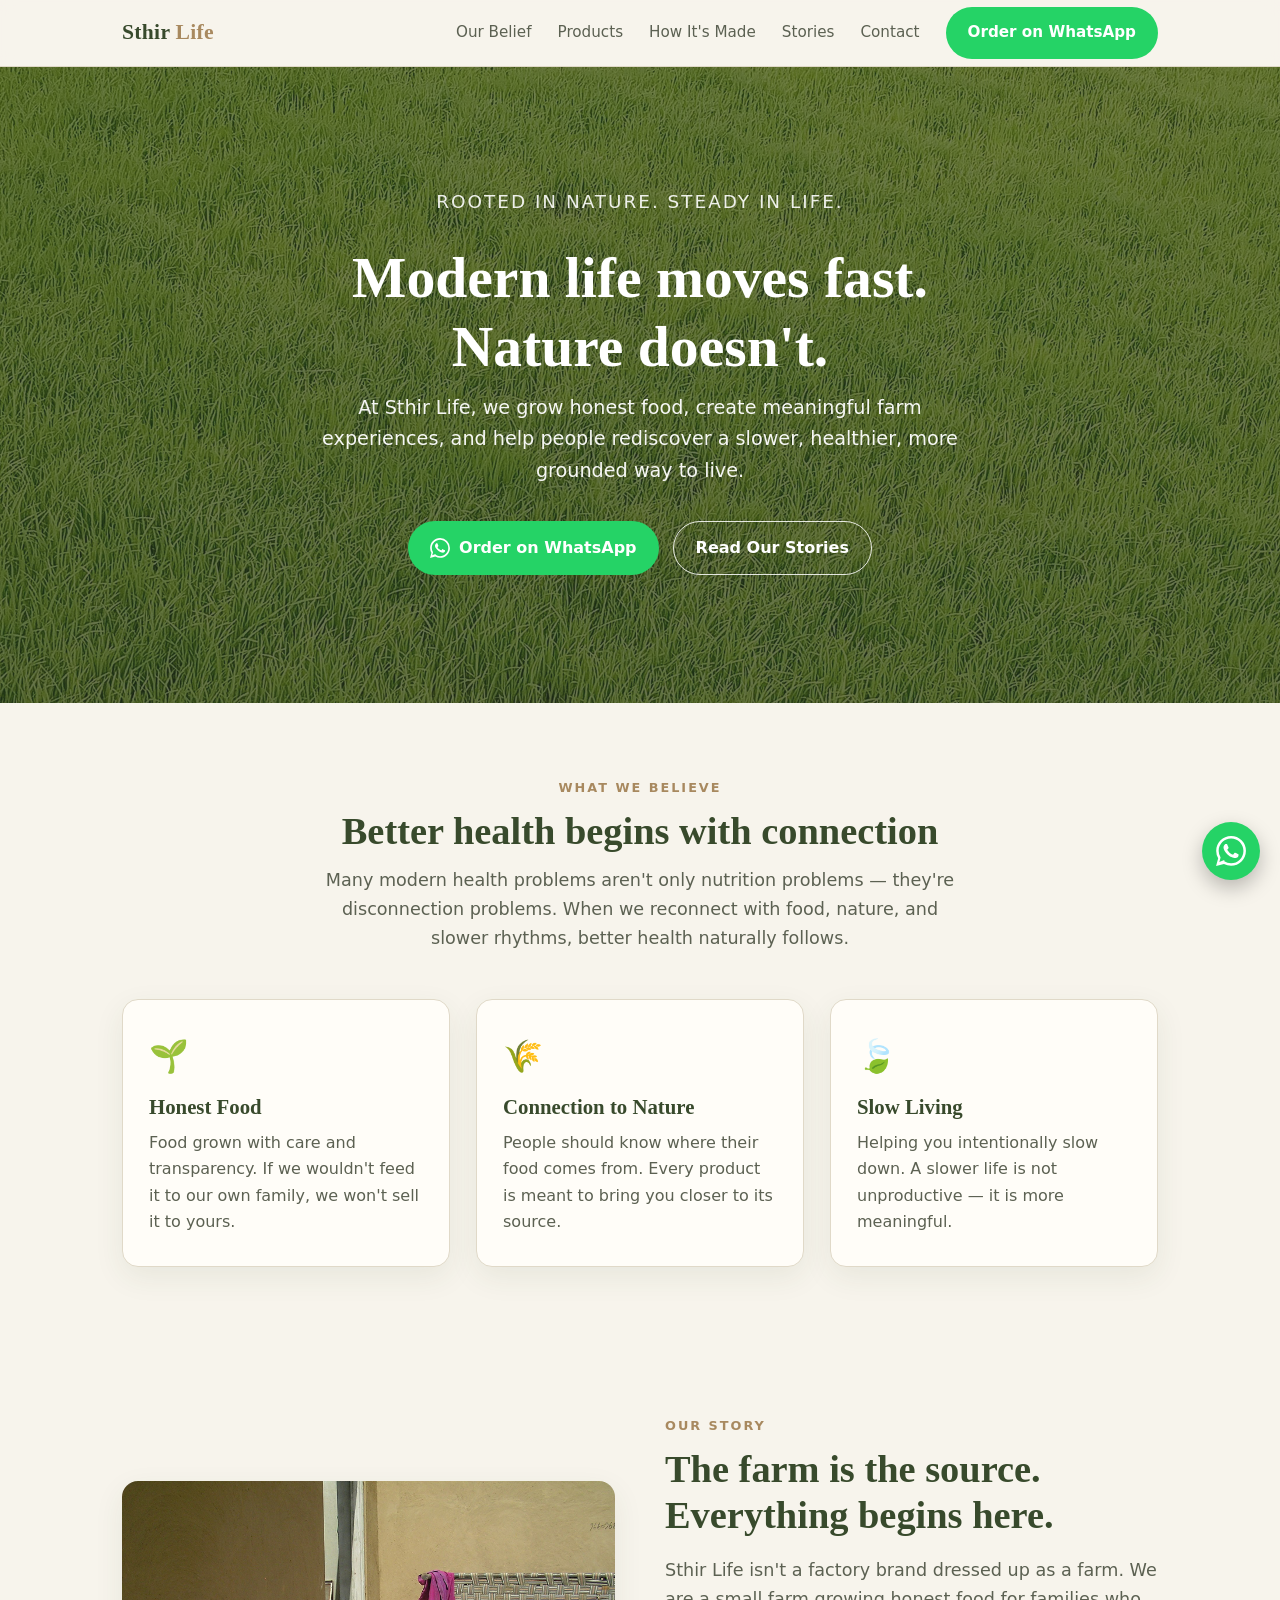
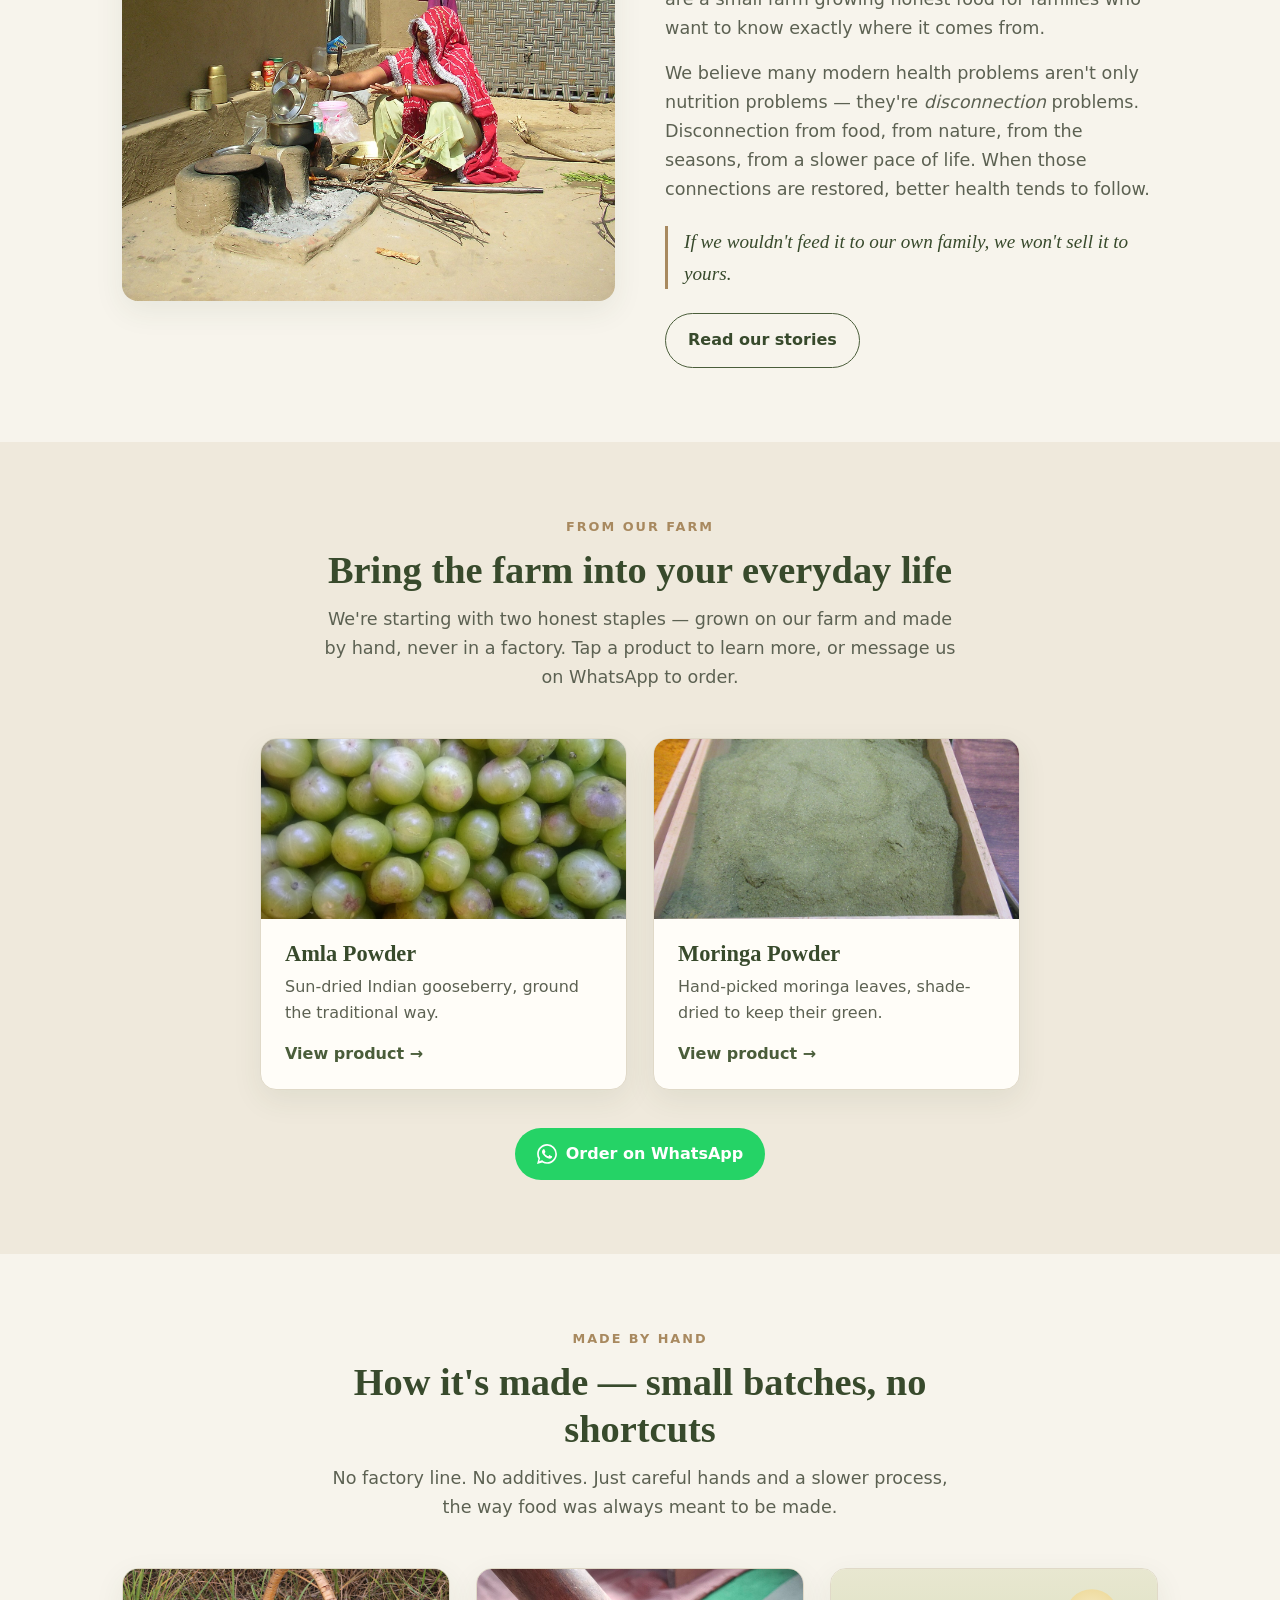
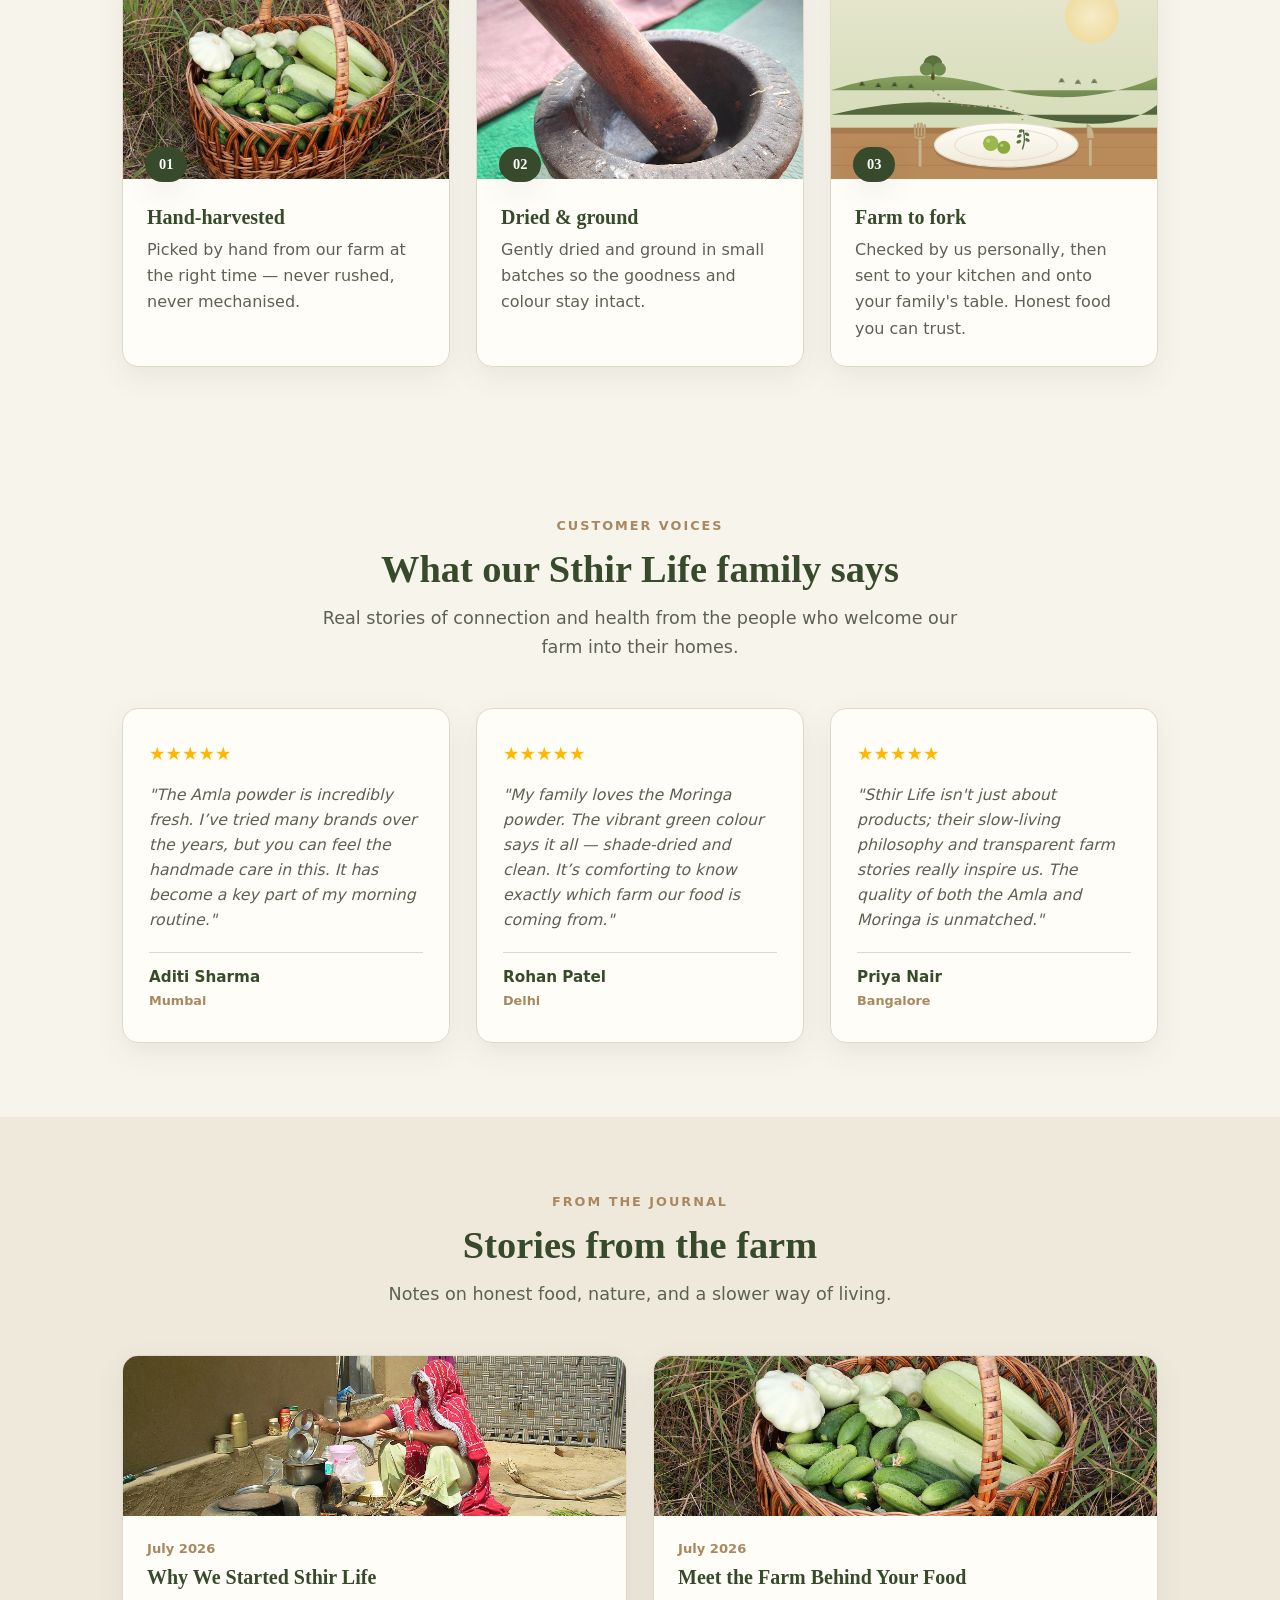
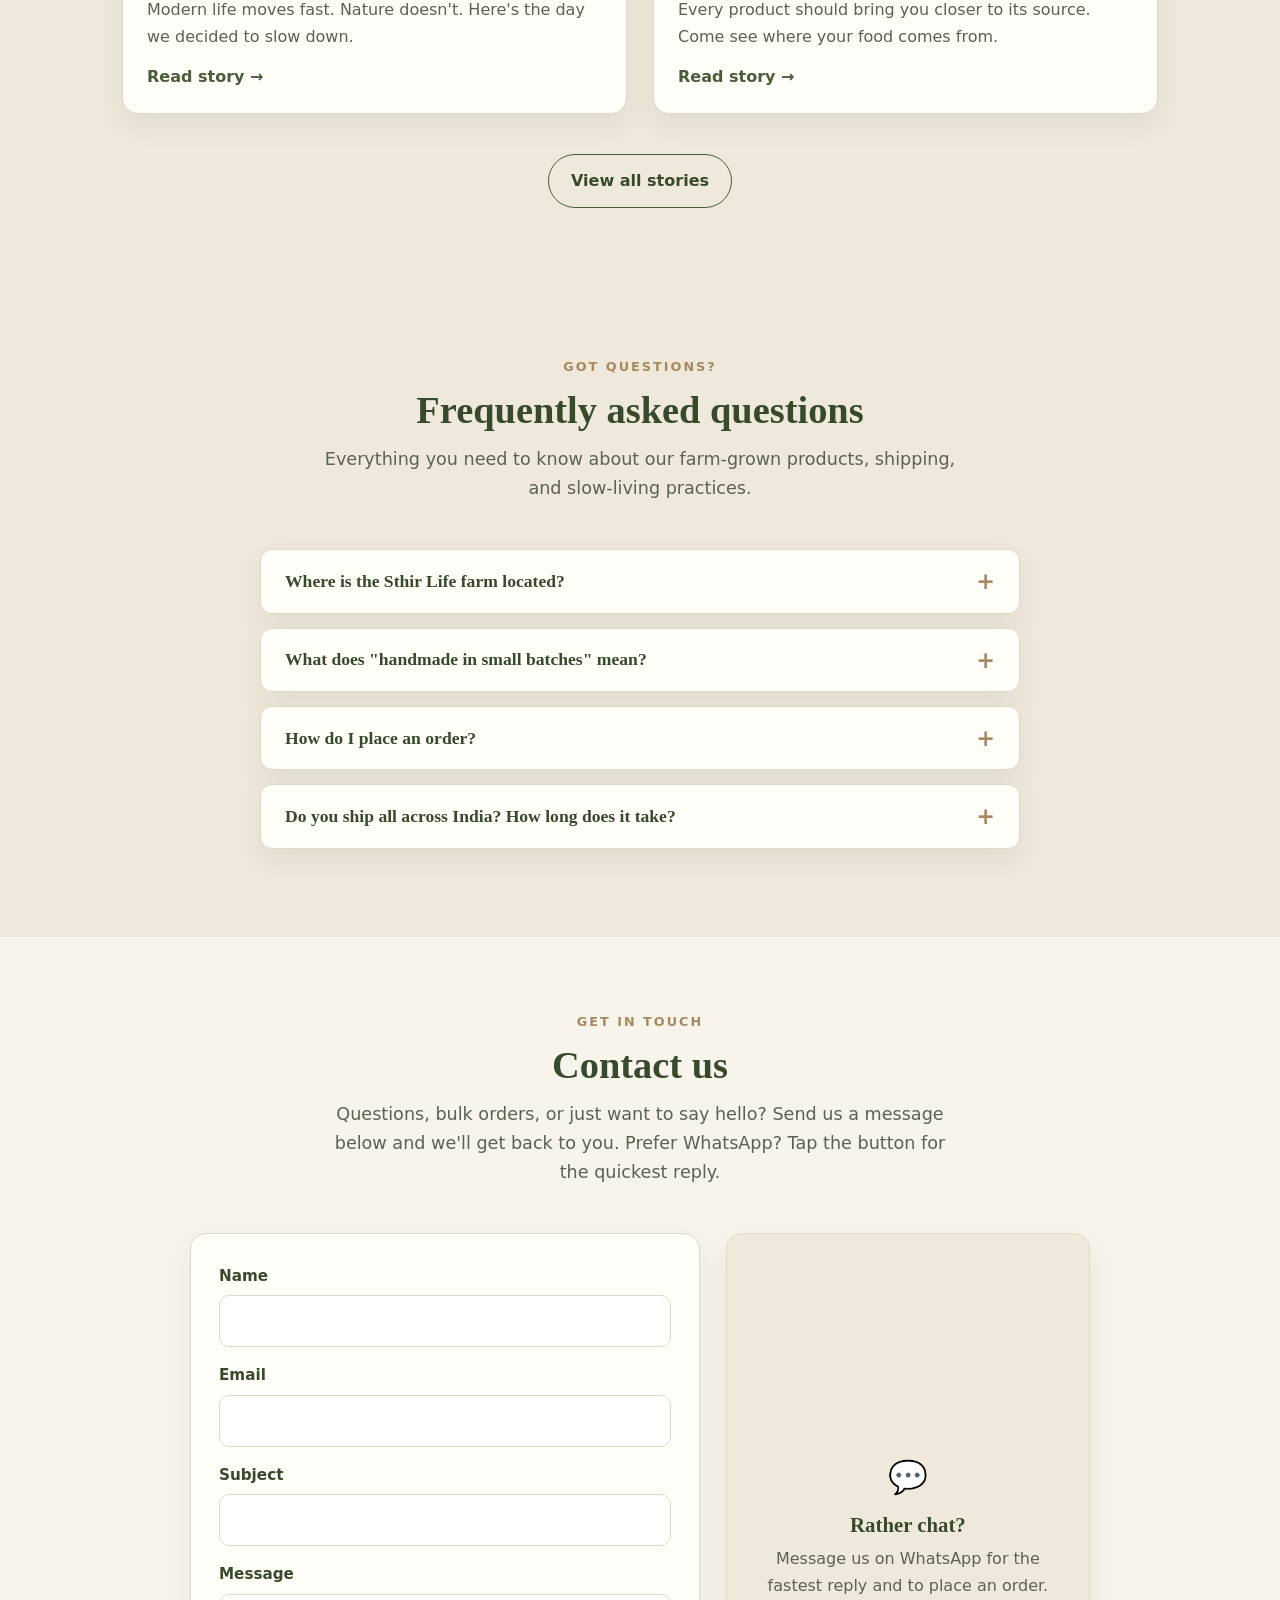
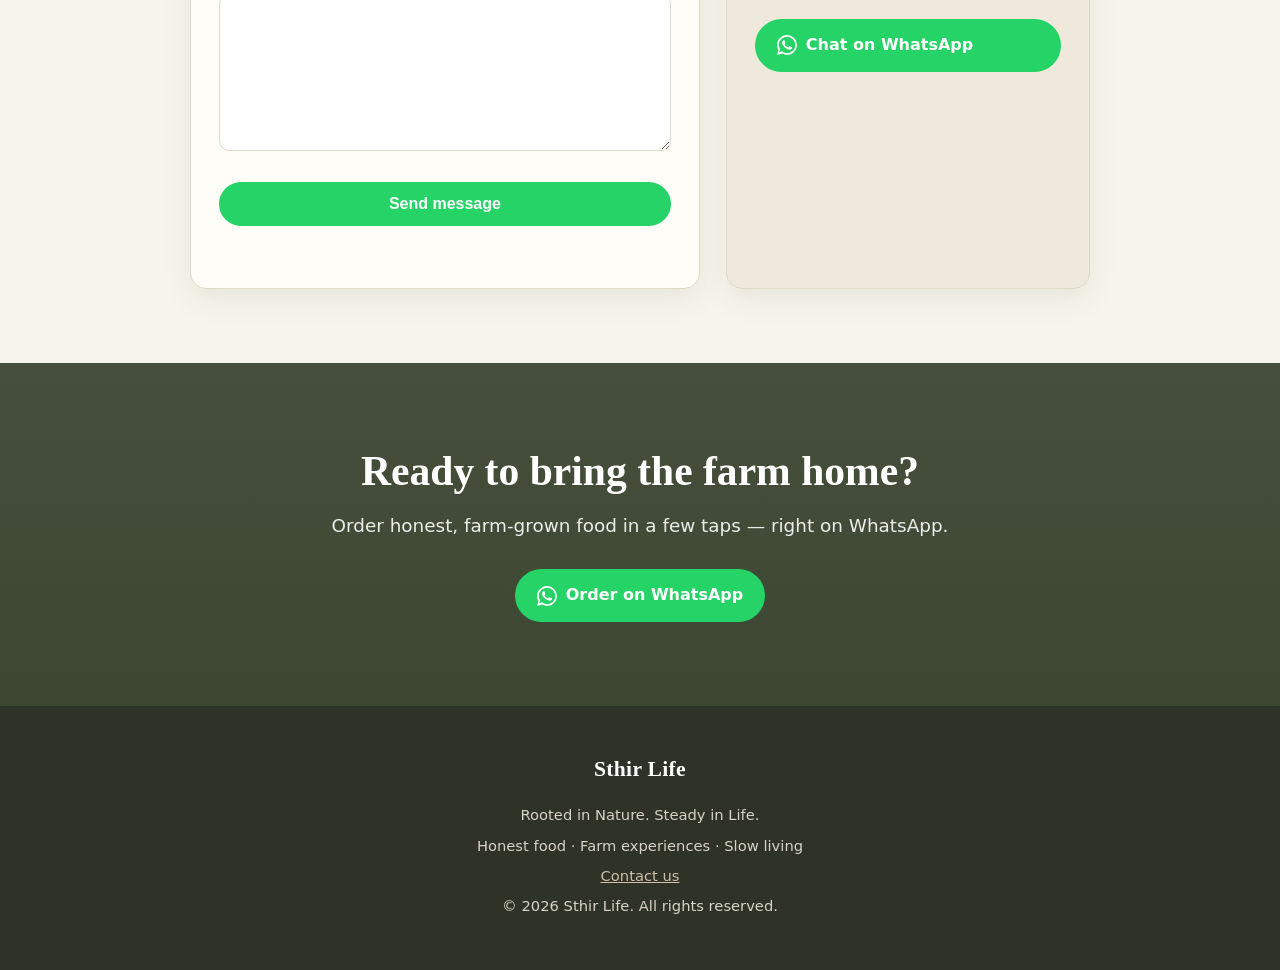
<file: index.html>
<!DOCTYPE html>
<html lang="en">
<head>
  <meta charset="UTF-8" />
  <meta name="viewport" content="width=device-width, initial-scale=1.0" />
  <title>Sthir Life — Rooted in Nature. Steady in Life.</title>
  <meta name="description" content="Sthir Life helps urban families reconnect with nature through honest, farm-grown food, meaningful experiences, and a slower way of living. Order on WhatsApp." />
  <link rel="stylesheet" href="styles.css" />
</head>
<body>
  <!-- Nav -->
  <nav class="nav">
    <div class="wrap">
      <a class="brand" href="index.html">Sthir<span> Life</span></a>
      <div class="nav-links">
        <a href="#pillars">Our Belief</a>
        <a href="#products">Products</a>
        <a href="#process">How It's Made</a>
        <a href="stories.html">Stories</a>
        <a href="#contact">Contact</a>
        <a class="btn btn-wa" data-wa href="#">Order on WhatsApp</a>
      </div>
    </div>
  </nav>

  <!-- Hero -->
  <header class="hero">
    <div class="wrap">
      <div class="tag" data-tagline>Rooted in Nature. Steady in Life.</div>
      <h1>Modern life moves fast.<br />Nature doesn't.</h1>
      <p class="lead">At Sthir Life, we grow honest food, create meaningful farm experiences, and help people rediscover a slower, healthier, more grounded way to live.</p>
      <div class="hero-cta">
        <a class="btn btn-wa" data-wa href="#">
          <svg viewBox="0 0 24 24" fill="currentColor"><path d="M.057 24l1.687-6.163a11.867 11.867 0 01-1.587-5.946C.16 5.335 5.495 0 12.05 0a11.817 11.817 0 018.413 3.488 11.824 11.824 0 013.48 8.414c-.003 6.557-5.338 11.892-11.893 11.892a11.9 11.9 0 01-5.688-1.448L.057 24zm6.597-3.807c1.676.995 3.276 1.591 5.392 1.592 5.448 0 9.886-4.434 9.889-9.885.002-5.462-4.415-9.89-9.881-9.892-5.452 0-9.887 4.434-9.889 9.884a9.86 9.86 0 001.51 5.26l-.999 3.648 3.978-1.607zm11.387-5.464c-.074-.124-.272-.198-.57-.347-.297-.149-1.758-.868-2.031-.967-.272-.099-.47-.149-.669.149-.198.297-.768.967-.941 1.165-.173.198-.347.223-.644.074-.297-.149-1.255-.462-2.39-1.475-.883-.788-1.48-1.761-1.653-2.059-.173-.297-.018-.458.13-.606.134-.133.297-.347.446-.52.151-.174.2-.298.3-.497.099-.198.05-.371-.025-.52-.075-.149-.669-1.611-.916-2.206-.242-.579-.487-.5-.669-.51l-.57-.01c-.198 0-.52.074-.792.372-.272.297-1.04 1.016-1.04 2.479 0 1.462 1.065 2.875 1.213 3.074.149.198 2.096 3.2 5.077 4.487.709.306 1.263.489 1.694.626.712.226 1.36.194 1.872.118.571-.085 1.758-.719 2.006-1.413.248-.695.248-1.29.173-1.414z"/></svg>
          Order on WhatsApp
        </a>
        <a class="btn btn-outline" href="stories.html">Read Our Stories</a>
      </div>
    </div>
  </header>

  <!-- Belief / Pillars -->
  <section class="section" id="pillars">
    <div class="wrap">
      <div class="section-head">
        <div class="eyebrow">What We Believe</div>
        <h2>Better health begins with connection</h2>
        <p>Many modern health problems aren't only nutrition problems — they're disconnection problems. When we reconnect with food, nature, and slower rhythms, better health naturally follows.</p>
      </div>
      <div class="grid">
        <div class="card">
          <div class="ico">🌱</div>
          <h3>Honest Food</h3>
          <p>Food grown with care and transparency. If we wouldn't feed it to our own family, we won't sell it to yours.</p>
        </div>
        <div class="card">
          <div class="ico">🌾</div>
          <h3>Connection to Nature</h3>
          <p>People should know where their food comes from. Every product is meant to bring you closer to its source.</p>
        </div>
        <div class="card">
          <div class="ico">🍃</div>
          <h3>Slow Living</h3>
          <p>Helping you intentionally slow down. A slower life is not unproductive — it is more meaningful.</p>
        </div>
      </div>
    </div>
  </section>

  <!-- Our Story (about) -->
  <section class="section split-section">
    <div class="wrap split">
      <div class="split-media" style="background-image:url('assets/farm.jpg')"></div>
      <div class="split-copy">
        <div class="eyebrow">Our Story</div>
        <h2>The farm is the source. Everything begins here.</h2>
        <p>Sthir Life isn't a factory brand dressed up as a farm. We are a small farm growing honest food for families who want to know exactly where it comes from.</p>
        <p>We believe many modern health problems aren't only nutrition problems — they're <em>disconnection</em> problems. Disconnection from food, from nature, from the seasons, from a slower pace of life. When those connections are restored, better health tends to follow.</p>
        <p class="signoff">If we wouldn't feed it to our own family, we won't sell it to yours.</p>
        <a class="btn btn-outline" href="stories.html">Read our stories</a>
      </div>
    </div>
  </section>

  <!-- Products -->
  <section class="section alt" id="products">
    <div class="wrap">
      <div class="section-head">
        <div class="eyebrow">From Our Farm</div>
        <h2>Bring the farm into your everyday life</h2>
        <p>We're starting with two honest staples — grown on our farm and made by hand, never in a factory. Tap a product to learn more, or message us on WhatsApp to order.</p>
      </div>
      <div class="product-grid" id="product-grid"></div>
      <div style="text-align:center; margin-top:38px">
        <a class="btn btn-wa" data-wa data-wa-msg="Hi Sthir Life! I'd like to know what's available to order." href="#">
          <svg viewBox="0 0 24 24" fill="currentColor"><path d="M.057 24l1.687-6.163a11.867 11.867 0 01-1.587-5.946C.16 5.335 5.495 0 12.05 0a11.817 11.817 0 018.413 3.488 11.824 11.824 0 013.48 8.414c-.003 6.557-5.338 11.892-11.893 11.892a11.9 11.9 0 01-5.688-1.448L.057 24zm6.597-3.807c1.676.995 3.276 1.591 5.392 1.592 5.448 0 9.886-4.434 9.889-9.885.002-5.462-4.415-9.89-9.881-9.892-5.452 0-9.887 4.434-9.889 9.884a9.86 9.86 0 001.51 5.26l-.999 3.648 3.978-1.607zm11.387-5.464c-.074-.124-.272-.198-.57-.347-.297-.149-1.758-.868-2.031-.967-.272-.099-.47-.149-.669.149-.198.297-.768.967-.941 1.165-.173.198-.347.223-.644.074-.297-.149-1.255-.462-2.39-1.475-.883-.788-1.48-1.761-1.653-2.059-.173-.297-.018-.458.13-.606.134-.133.297-.347.446-.52.151-.174.2-.298.3-.497.099-.198.05-.371-.025-.52-.075-.149-.669-1.611-.916-2.206-.242-.579-.487-.5-.669-.51l-.57-.01c-.198 0-.52.074-.792.372-.272.297-1.04 1.016-1.04 2.479 0 1.462 1.065 2.875 1.213 3.074.149.198 2.096 3.2 5.077 4.487.709.306 1.263.489 1.694.626.712.226 1.36.194 1.872.118.571-.085 1.758-.719 2.006-1.413.248-.695.248-1.29.173-1.414z"/></svg>
          Order on WhatsApp
        </a>
      </div>
    </div>
  </section>

  <!-- How it's made -->
  <section class="section" id="process">
    <div class="wrap">
      <div class="section-head">
        <div class="eyebrow">Made by Hand</div>
        <h2>How it's made — small batches, no shortcuts</h2>
        <p>No factory line. No additives. Just careful hands and a slower process, the way food was always meant to be made.</p>
      </div>
      <div class="steps">
        <div class="step">
          <div class="step-img" style="background-image:url('assets/harvest.jpg')"></div>
          <div class="step-no">01</div>
          <h3>Hand-harvested</h3>
          <p>Picked by hand from our farm at the right time — never rushed, never mechanised.</p>
        </div>
        <div class="step">
          <div class="step-img" style="background-image:url('assets/grind.jpg')"></div>
          <div class="step-no">02</div>
          <h3>Dried &amp; ground</h3>
          <p>Gently dried and ground in small batches so the goodness and colour stay intact.</p>
        </div>
        <div class="step">
          <div class="step-img" style="background-image:url('assets/fork.svg')"></div>
          <div class="step-no">03</div>
          <h3>Farm to fork</h3>
          <p>Checked by us personally, then sent to your kitchen and onto your family's table. Honest food you can trust.</p>
        </div>
      </div>
    </div>
  </section>

  <!-- Testimonials Section -->
  <section class="section" id="testimonials">
    <div class="wrap">
      <div class="section-head">
        <div class="eyebrow">Customer Voices</div>
        <h2>What our Sthir Life family says</h2>
        <p>Real stories of connection and health from the people who welcome our farm into their homes.</p>
      </div>
      <div class="grid">
        <div class="card testimonial-card">
          <div class="stars">★★★★★</div>
          <p class="testimonial-text">"The Amla powder is incredibly fresh. I’ve tried many brands over the years, but you can feel the handmade care in this. It has become a key part of my morning routine."</p>
          <div class="testimonial-author">
            <strong>Aditi Sharma</strong>
            <span>Mumbai</span>
          </div>
        </div>
        <div class="card testimonial-card">
          <div class="stars">★★★★★</div>
          <p class="testimonial-text">"My family loves the Moringa powder. The vibrant green colour says it all — shade-dried and clean. It’s comforting to know exactly which farm our food is coming from."</p>
          <div class="testimonial-author">
            <strong>Rohan Patel</strong>
            <span>Delhi</span>
          </div>
        </div>
        <div class="card testimonial-card">
          <div class="stars">★★★★★</div>
          <p class="testimonial-text">"Sthir Life isn't just about products; their slow-living philosophy and transparent farm stories really inspire us. The quality of both the Amla and Moringa is unmatched."</p>
          <div class="testimonial-author">
            <strong>Priya Nair</strong>
            <span>Bangalore</span>
          </div>
        </div>
      </div>
    </div>
  </section>

  <!-- Featured stories -->
  <section class="section alt" id="stories">
    <div class="wrap">
      <div class="section-head">
        <div class="eyebrow">From the Journal</div>
        <h2>Stories from the farm</h2>
        <p>Notes on honest food, nature, and a slower way of living.</p>
      </div>
      <div class="stories-grid" id="featured-stories"></div>
      <div style="text-align:center; margin-top:40px">
        <a class="btn btn-outline" href="stories.html">View all stories</a>
      </div>
    </div>
  </section>

  <!-- FAQ Section (Accordion) -->
  <section class="section alt" id="faq">
    <div class="wrap">
      <div class="section-head">
        <div class="eyebrow">Got Questions?</div>
        <h2>Frequently asked questions</h2>
        <p>Everything you need to know about our farm-grown products, shipping, and slow-living practices.</p>
      </div>
      <div class="faq-accordion">
        <div class="faq-item">
          <button class="faq-trigger" aria-expanded="false">
            <span>Where is the Sthir Life farm located?</span>
            <span class="faq-icon">+</span>
          </button>
          <div class="faq-content">
            <p>Our small family-run farm is located in Hanumangarh, Rajasthan. We grow our own amla and moringa trees using natural, organic practices without synthetic pesticides or chemicals.</p>
          </div>
        </div>
        <div class="faq-item">
          <button class="faq-trigger" aria-expanded="false">
            <span>What does "handmade in small batches" mean?</span>
            <span class="faq-icon">+</span>
          </button>
          <div class="faq-content">
            <p>Unlike factory brands, we don't use fully automated machines or synthetic fillers. We harvest by hand, sun-dry or shade-dry the produce carefully, and stone-grind in very small batches. This preserves the maximum possible nutrients and guarantees complete purity.</p>
          </div>
        </div>
        <div class="faq-item">
          <button class="faq-trigger" aria-expanded="false">
            <span>How do I place an order?</span>
            <span class="faq-icon">+</span>
          </button>
          <div class="faq-content">
            <p>We believe in human-to-human interaction! Simply tap any "Order on WhatsApp" button on our website. It will open a WhatsApp chat with us pre-filled with your selected product. We’ll guide you through payment and shipping details directly in the chat.</p>
          </div>
        </div>
        <div class="faq-item">
          <button class="faq-trigger" aria-expanded="false">
            <span>Do you ship all across India? How long does it take?</span>
            <span class="faq-icon">+</span>
          </button>
          <div class="faq-content">
            <p>Yes, we ship to all pin codes across India. Since we grind and package fresh in small batches, orders are dispatched within 24-48 hours. Depending on your location, it typically takes 3 to 6 business days to reach your doorstep.</p>
          </div>
        </div>
      </div>
    </div>
  </section>

  <!-- Contact -->
  <section class="section" id="contact">
    <div class="wrap">
      <div class="section-head">
        <div class="eyebrow">Get in Touch</div>
        <h2>Contact us</h2>
        <p>Questions, bulk orders, or just want to say hello? Send us a message below and we'll get back to you. Prefer WhatsApp? Tap the button for the quickest reply.</p>
      </div>
      <div class="contact-layout">
        <form class="contact-form" id="contact-form" novalidate>
          <div class="field">
            <label for="cf-name">Name</label>
            <input type="text" id="cf-name" name="name" required autocomplete="name" />
          </div>
          <div class="field">
            <label for="cf-email">Email</label>
            <input type="email" id="cf-email" name="email" required autocomplete="email" />
          </div>
          <div class="field">
            <label for="cf-subject">Subject</label>
            <input type="text" id="cf-subject" name="subject" />
          </div>
          <div class="field">
            <label for="cf-message">Message</label>
            <textarea id="cf-message" name="message" rows="5" required></textarea>
          </div>
          <button type="submit" class="btn btn-wa cf-submit">Send message</button>
          <p class="cf-status" id="cf-status" role="status" aria-live="polite"></p>
        </form>
        <aside class="contact-aside">
          <div class="ico">💬</div>
          <h3>Rather chat?</h3>
          <p>Message us on WhatsApp for the fastest reply and to place an order.</p>
          <a class="btn btn-wa" data-wa href="#">
            <svg viewBox="0 0 24 24" fill="currentColor"><path d="M.057 24l1.687-6.163a11.867 11.867 0 01-1.587-5.946C.16 5.335 5.495 0 12.05 0a11.817 11.817 0 018.413 3.488 11.824 11.824 0 013.48 8.414c-.003 6.557-5.338 11.892-11.893 11.892a11.9 11.9 0 01-5.688-1.448L.057 24zm6.597-3.807c1.676.995 3.276 1.591 5.392 1.592 5.448 0 9.886-4.434 9.889-9.885.002-5.462-4.415-9.89-9.881-9.892-5.452 0-9.887 4.434-9.889 9.884a9.86 9.86 0 001.51 5.26l-.999 3.648 3.978-1.607zm11.387-5.464c-.074-.124-.272-.198-.57-.347-.297-.149-1.758-.868-2.031-.967-.272-.099-.47-.149-.669.149-.198.297-.768.967-.941 1.165-.173.198-.347.223-.644.074-.297-.149-1.255-.462-2.39-1.475-.883-.788-1.48-1.761-1.653-2.059-.173-.297-.018-.458.13-.606.134-.133.297-.347.446-.52.151-.174.2-.298.3-.497.099-.198.05-.371-.025-.52-.075-.149-.669-1.611-.916-2.206-.242-.579-.487-.5-.669-.51l-.57-.01c-.198 0-.52.074-.792.372-.272.297-1.04 1.016-1.04 2.479 0 1.462 1.065 2.875 1.213 3.074.149.198 2.096 3.2 5.077 4.487.709.306 1.263.489 1.694.626.712.226 1.36.194 1.872.118.571-.085 1.758-.719 2.006-1.413.248-.695.248-1.29.173-1.414z"/></svg>
            Chat on WhatsApp
          </a>
        </aside>
      </div>
    </div>
  </section>

  <!-- CTA band -->
  <section class="cta-band">
    <div class="wrap">
      <h2>Ready to bring the farm home?</h2>
      <p>Order honest, farm-grown food in a few taps — right on WhatsApp.</p>
      <a class="btn btn-wa" data-wa href="#">
        <svg viewBox="0 0 24 24" fill="currentColor"><path d="M.057 24l1.687-6.163a11.867 11.867 0 01-1.587-5.946C.16 5.335 5.495 0 12.05 0a11.817 11.817 0 018.413 3.488 11.824 11.824 0 013.48 8.414c-.003 6.557-5.338 11.892-11.893 11.892a11.9 11.9 0 01-5.688-1.448L.057 24zm6.597-3.807c1.676.995 3.276 1.591 5.392 1.592 5.448 0 9.886-4.434 9.889-9.885.002-5.462-4.415-9.89-9.881-9.892-5.452 0-9.887 4.434-9.889 9.884a9.86 9.86 0 001.51 5.26l-.999 3.648 3.978-1.607zm11.387-5.464c-.074-.124-.272-.198-.57-.347-.297-.149-1.758-.868-2.031-.967-.272-.099-.47-.149-.669.149-.198.297-.768.967-.941 1.165-.173.198-.347.223-.644.074-.297-.149-1.255-.462-2.39-1.475-.883-.788-1.48-1.761-1.653-2.059-.173-.297-.018-.458.13-.606.134-.133.297-.347.446-.52.151-.174.2-.298.3-.497.099-.198.05-.371-.025-.52-.075-.149-.669-1.611-.916-2.206-.242-.579-.487-.5-.669-.51l-.57-.01c-.198 0-.52.074-.792.372-.272.297-1.04 1.016-1.04 2.479 0 1.462 1.065 2.875 1.213 3.074.149.198 2.096 3.2 5.077 4.487.709.306 1.263.489 1.694.626.712.226 1.36.194 1.872.118.571-.085 1.758-.719 2.006-1.413.248-.695.248-1.29.173-1.414z"/></svg>
        Order on WhatsApp
      </a>
    </div>
  </section>

  <!-- Footer -->
  <footer class="footer">
    <div class="wrap">
      <a class="brand" href="index.html">Sthir Life</a>
      <p data-tagline>Rooted in Nature. Steady in Life.</p>
      <p>Honest food · Farm experiences · Slow living</p>
      <p><a href="#contact">Contact us</a></p>
      <p>&copy; <span data-year>2026</span> Sthir Life. All rights reserved.</p>
    </div>
  </footer>

  <!-- Floating WhatsApp -->
  <a class="fab" data-wa href="#" aria-label="Order on WhatsApp">
    <svg viewBox="0 0 24 24"><path d="M.057 24l1.687-6.163a11.867 11.867 0 01-1.587-5.946C.16 5.335 5.495 0 12.05 0a11.817 11.817 0 018.413 3.488 11.824 11.824 0 013.48 8.414c-.003 6.557-5.338 11.892-11.893 11.892a11.9 11.9 0 01-5.688-1.448L.057 24zm6.597-3.807c1.676.995 3.276 1.591 5.392 1.592 5.448 0 9.886-4.434 9.889-9.885.002-5.462-4.415-9.89-9.881-9.892-5.452 0-9.887 4.434-9.889 9.884a9.86 9.86 0 001.51 5.26l-.999 3.648 3.978-1.607zm11.387-5.464c-.074-.124-.272-.198-.57-.347-.297-.149-1.758-.868-2.031-.967-.272-.099-.47-.149-.669.149-.198.297-.768.967-.941 1.165-.173.198-.347.223-.644.074-.297-.149-1.255-.462-2.39-1.475-.883-.788-1.48-1.761-1.653-2.059-.173-.297-.018-.458.13-.606.134-.133.297-.347.446-.52.151-.174.2-.298.3-.497.099-.198.05-.371-.025-.52-.075-.149-.669-1.611-.916-2.206-.242-.579-.487-.5-.669-.51l-.57-.01c-.198 0-.52.074-.792.372-.272.297-1.04 1.016-1.04 2.479 0 1.462 1.065 2.875 1.213 3.074.149.198 2.096 3.2 5.077 4.487.709.306 1.263.489 1.694.626.712.226 1.36.194 1.872.118.571-.085 1.758-.719 2.006-1.413.248-.695.248-1.29.173-1.414z"/></svg>
  </a>

  <script src="config.js"></script>
  <script src="products.js"></script>
  <script src="stories.js"></script>
  <script src="main.js"></script>
</body>
</html>
</file>
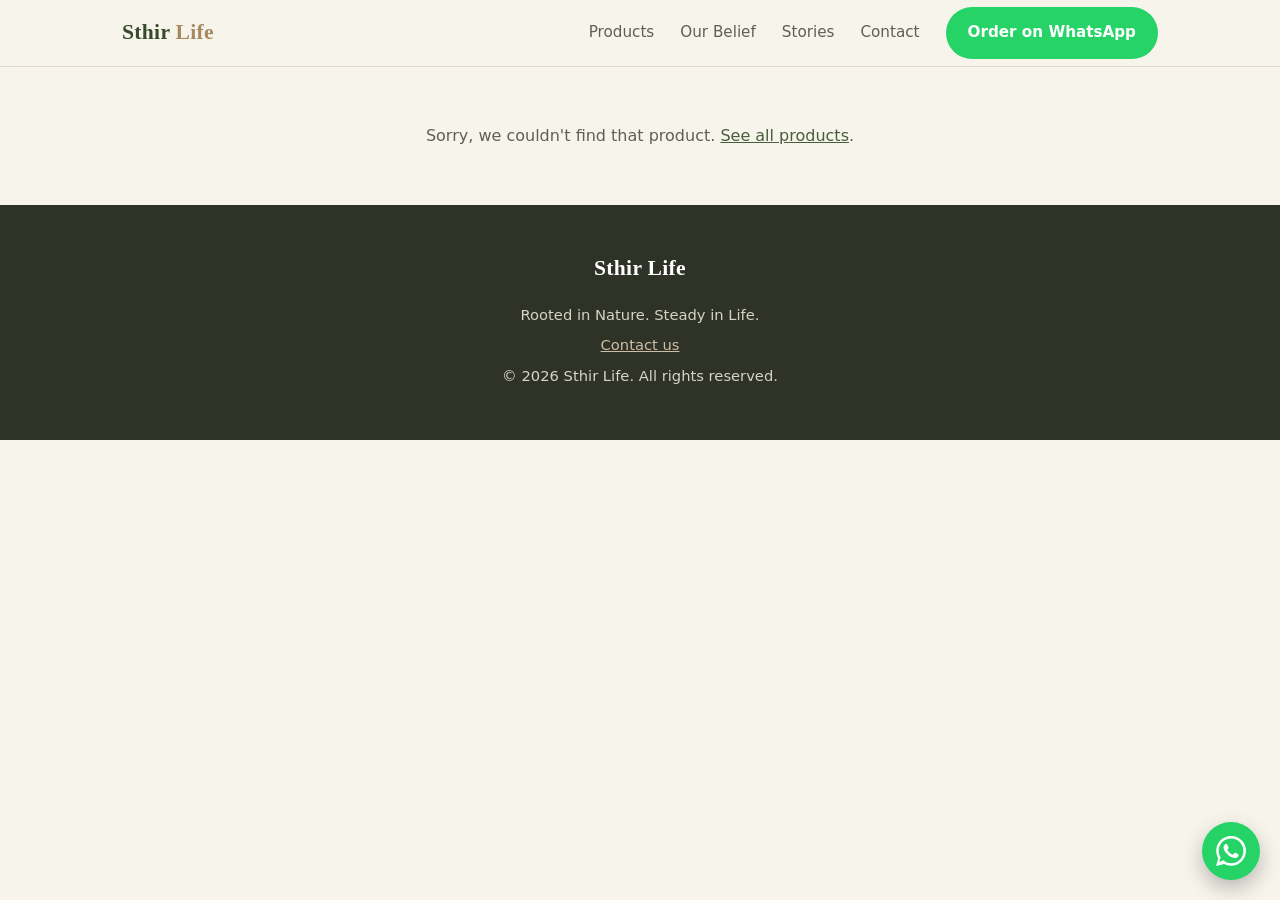
<file: product.html>
<!DOCTYPE html>
<html lang="en">
<head>
  <meta charset="UTF-8" />
  <meta name="viewport" content="width=device-width, initial-scale=1.0" />
  <title>Product — Sthir Life</title>
  <link rel="stylesheet" href="styles.css" />
</head>
<body>
  <nav class="nav">
    <div class="wrap">
      <a class="brand" href="index.html">Sthir<span> Life</span></a>
      <div class="nav-links">
        <a href="index.html#products">Products</a>
        <a href="index.html#pillars">Our Belief</a>
        <a href="stories.html">Stories</a>
        <a href="index.html#contact">Contact</a>
        <a class="btn btn-wa" data-wa href="#">Order on WhatsApp</a>
      </div>
    </div>
  </nav>

  <main id="product"></main>

  <footer class="footer">
    <div class="wrap">
      <a class="brand" href="index.html">Sthir Life</a>
      <p data-tagline>Rooted in Nature. Steady in Life.</p>
      <p><a href="index.html#contact">Contact us</a></p>
      <p>&copy; <span data-year>2026</span> Sthir Life. All rights reserved.</p>
    </div>
  </footer>

  <a class="fab" data-wa href="#" aria-label="Order on WhatsApp">
    <svg viewBox="0 0 24 24"><path d="M.057 24l1.687-6.163a11.867 11.867 0 01-1.587-5.946C.16 5.335 5.495 0 12.05 0a11.817 11.817 0 018.413 3.488 11.824 11.824 0 013.48 8.414c-.003 6.557-5.338 11.892-11.893 11.892a11.9 11.9 0 01-5.688-1.448L.057 24zm6.597-3.807c1.676.995 3.276 1.591 5.392 1.592 5.448 0 9.886-4.434 9.889-9.885.002-5.462-4.415-9.89-9.881-9.892-5.452 0-9.887 4.434-9.889 9.884a9.86 9.86 0 001.51 5.26l-.999 3.648 3.978-1.607zm11.387-5.464c-.074-.124-.272-.198-.57-.347-.297-.149-1.758-.868-2.031-.967-.272-.099-.47-.149-.669.149-.198.297-.768.967-.941 1.165-.173.198-.347.223-.644.074-.297-.149-1.255-.462-2.39-1.475-.883-.788-1.48-1.761-1.653-2.059-.173-.297-.018-.458.13-.606.134-.133.297-.347.446-.52.151-.174.2-.298.3-.497.099-.198.05-.371-.025-.52-.075-.149-.669-1.611-.916-2.206-.242-.579-.487-.5-.669-.51l-.57-.01c-.198 0-.52.074-.792.372-.272.297-1.04 1.016-1.04 2.479 0 1.462 1.065 2.875 1.213 3.074.149.198 2.096 3.2 5.077 4.487.709.306 1.263.489 1.694.626.712.226 1.36.194 1.872.118.571-.085 1.758-.719 2.006-1.413.248-.695.248-1.29.173-1.414z"/></svg>
  </a>

  <script src="config.js"></script>
  <script src="products.js"></script>
  <script src="stories.js"></script>
  <script src="main.js"></script>
</body>
</html>
</file>
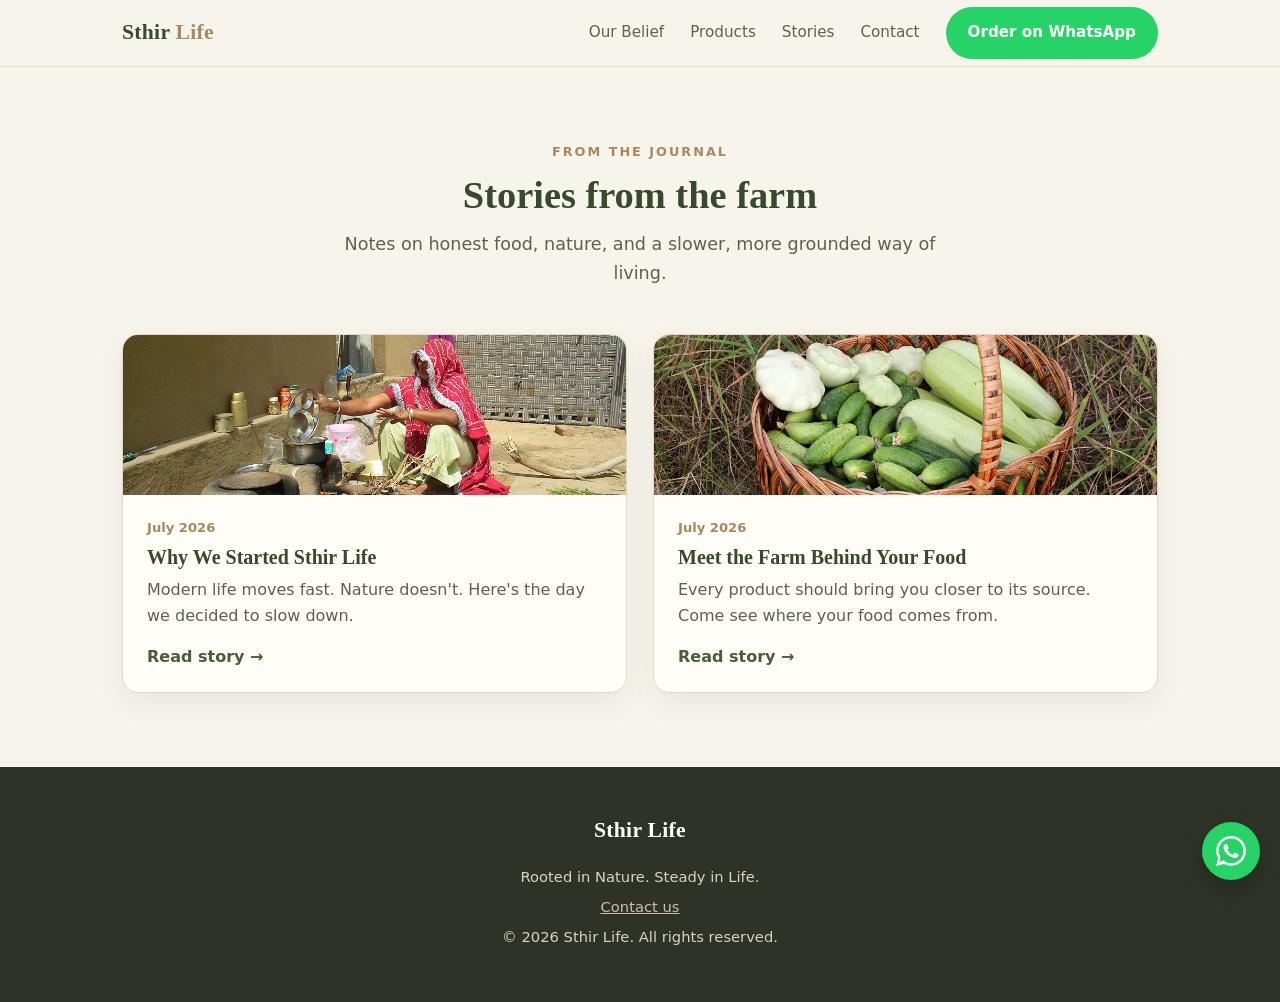
<file: stories.html>
<!DOCTYPE html>
<html lang="en">
<head>
  <meta charset="UTF-8" />
  <meta name="viewport" content="width=device-width, initial-scale=1.0" />
  <title>Stories — Sthir Life</title>
  <meta name="description" content="Stories from the Sthir Life farm — notes on honest food, nature, and a slower way of living." />
  <link rel="stylesheet" href="styles.css" />
</head>
<body>
  <nav class="nav">
    <div class="wrap">
      <a class="brand" href="index.html">Sthir<span> Life</span></a>
      <div class="nav-links">
        <a href="index.html#pillars">Our Belief</a>
        <a href="index.html#products">Products</a>
        <a href="stories.html">Stories</a>
        <a href="index.html#contact">Contact</a>
        <a class="btn btn-wa" data-wa href="#">Order on WhatsApp</a>
      </div>
    </div>
  </nav>

  <section class="section">
    <div class="wrap">
      <div class="section-head">
        <div class="eyebrow">From the Journal</div>
        <h2>Stories from the farm</h2>
        <p>Notes on honest food, nature, and a slower, more grounded way of living.</p>
      </div>
      <div class="stories-grid" id="all-stories"></div>
    </div>
  </section>

  <footer class="footer">
    <div class="wrap">
      <a class="brand" href="index.html">Sthir Life</a>
      <p data-tagline>Rooted in Nature. Steady in Life.</p>
      <p><a href="index.html#contact">Contact us</a></p>
      <p>&copy; <span data-year>2026</span> Sthir Life. All rights reserved.</p>
    </div>
  </footer>

  <a class="fab" data-wa href="#" aria-label="Order on WhatsApp">
    <svg viewBox="0 0 24 24"><path d="M.057 24l1.687-6.163a11.867 11.867 0 01-1.587-5.946C.16 5.335 5.495 0 12.05 0a11.817 11.817 0 018.413 3.488 11.824 11.824 0 013.48 8.414c-.003 6.557-5.338 11.892-11.893 11.892a11.9 11.9 0 01-5.688-1.448L.057 24zm6.597-3.807c1.676.995 3.276 1.591 5.392 1.592 5.448 0 9.886-4.434 9.889-9.885.002-5.462-4.415-9.89-9.881-9.892-5.452 0-9.887 4.434-9.889 9.884a9.86 9.86 0 001.51 5.26l-.999 3.648 3.978-1.607zm11.387-5.464c-.074-.124-.272-.198-.57-.347-.297-.149-1.758-.868-2.031-.967-.272-.099-.47-.149-.669.149-.198.297-.768.967-.941 1.165-.173.198-.347.223-.644.074-.297-.149-1.255-.462-2.39-1.475-.883-.788-1.48-1.761-1.653-2.059-.173-.297-.018-.458.13-.606.134-.133.297-.347.446-.52.151-.174.2-.298.3-.497.099-.198.05-.371-.025-.52-.075-.149-.669-1.611-.916-2.206-.242-.579-.487-.5-.669-.51l-.57-.01c-.198 0-.52.074-.792.372-.272.297-1.04 1.016-1.04 2.479 0 1.462 1.065 2.875 1.213 3.074.149.198 2.096 3.2 5.077 4.487.709.306 1.263.489 1.694.626.712.226 1.36.194 1.872.118.571-.085 1.758-.719 2.006-1.413.248-.695.248-1.29.173-1.414z"/></svg>
  </a>

  <script src="config.js"></script>
  <script src="stories.js"></script>
  <script src="main.js"></script>
</body>
</html>
</file>
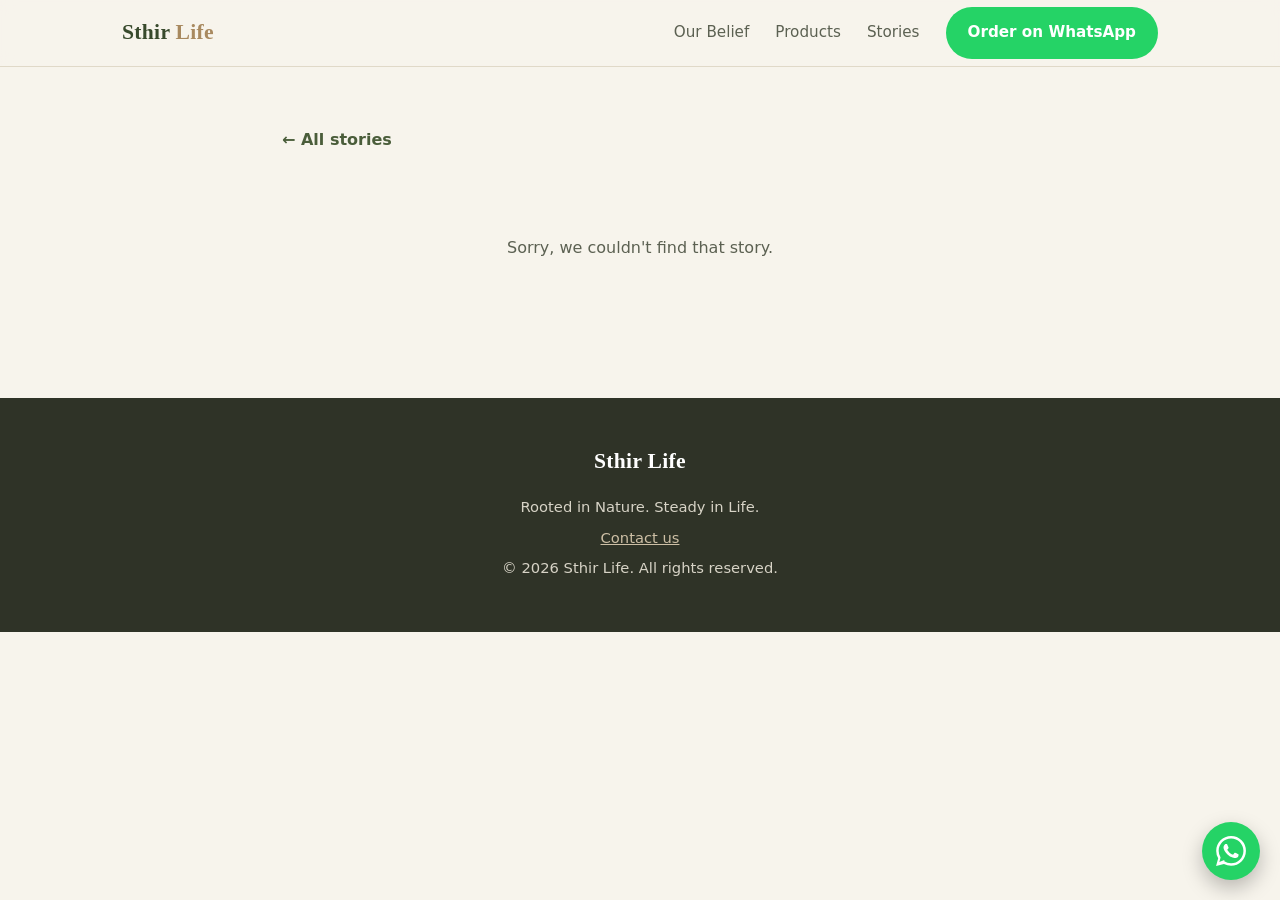
<file: story.html>
<!DOCTYPE html>
<html lang="en">
<head>
  <meta charset="UTF-8" />
  <meta name="viewport" content="width=device-width, initial-scale=1.0" />
  <title>Story — Sthir Life</title>
  <link rel="stylesheet" href="styles.css" />
</head>
<body>
  <nav class="nav">
    <div class="wrap">
      <a class="brand" href="index.html">Sthir<span> Life</span></a>
      <div class="nav-links">
        <a href="index.html#pillars">Our Belief</a>
        <a href="index.html#products">Products</a>
        <a href="stories.html">Stories</a>
        <a class="btn btn-wa" data-wa href="#">Order on WhatsApp</a>
      </div>
    </div>
  </nav>

  <article class="article">
    <div class="wrap" id="article" style="max-width:760px"></div>
  </article>

  <footer class="footer">
    <div class="wrap">
      <a class="brand" href="index.html">Sthir Life</a>
      <p data-tagline>Rooted in Nature. Steady in Life.</p>
      <p><a href="index.html#contact">Contact us</a></p>
      <p>&copy; <span data-year>2026</span> Sthir Life. All rights reserved.</p>
    </div>
  </footer>

  <a class="fab" data-wa href="#" aria-label="Order on WhatsApp">
    <svg viewBox="0 0 24 24"><path d="M.057 24l1.687-6.163a11.867 11.867 0 01-1.587-5.946C.16 5.335 5.495 0 12.05 0a11.817 11.817 0 018.413 3.488 11.824 11.824 0 013.48 8.414c-.003 6.557-5.338 11.892-11.893 11.892a11.9 11.9 0 01-5.688-1.448L.057 24zm6.597-3.807c1.676.995 3.276 1.591 5.392 1.592 5.448 0 9.886-4.434 9.889-9.885.002-5.462-4.415-9.89-9.881-9.892-5.452 0-9.887 4.434-9.889 9.884a9.86 9.86 0 001.51 5.26l-.999 3.648 3.978-1.607zm11.387-5.464c-.074-.124-.272-.198-.57-.347-.297-.149-1.758-.868-2.031-.967-.272-.099-.47-.149-.669.149-.198.297-.768.967-.941 1.165-.173.198-.347.223-.644.074-.297-.149-1.255-.462-2.39-1.475-.883-.788-1.48-1.761-1.653-2.059-.173-.297-.018-.458.13-.606.134-.133.297-.347.446-.52.151-.174.2-.298.3-.497.099-.198.05-.371-.025-.52-.075-.149-.669-1.611-.916-2.206-.242-.579-.487-.5-.669-.51l-.57-.01c-.198 0-.52.074-.792.372-.272.297-1.04 1.016-1.04 2.479 0 1.462 1.065 2.875 1.213 3.074.149.198 2.096 3.2 5.077 4.487.709.306 1.263.489 1.694.626.712.226 1.36.194 1.872.118.571-.085 1.758-.719 2.006-1.413.248-.695.248-1.29.173-1.414z"/></svg>
  </a>

  <script src="config.js"></script>
  <script src="stories.js"></script>
  <script src="main.js"></script>
</body>
</html>
</file>
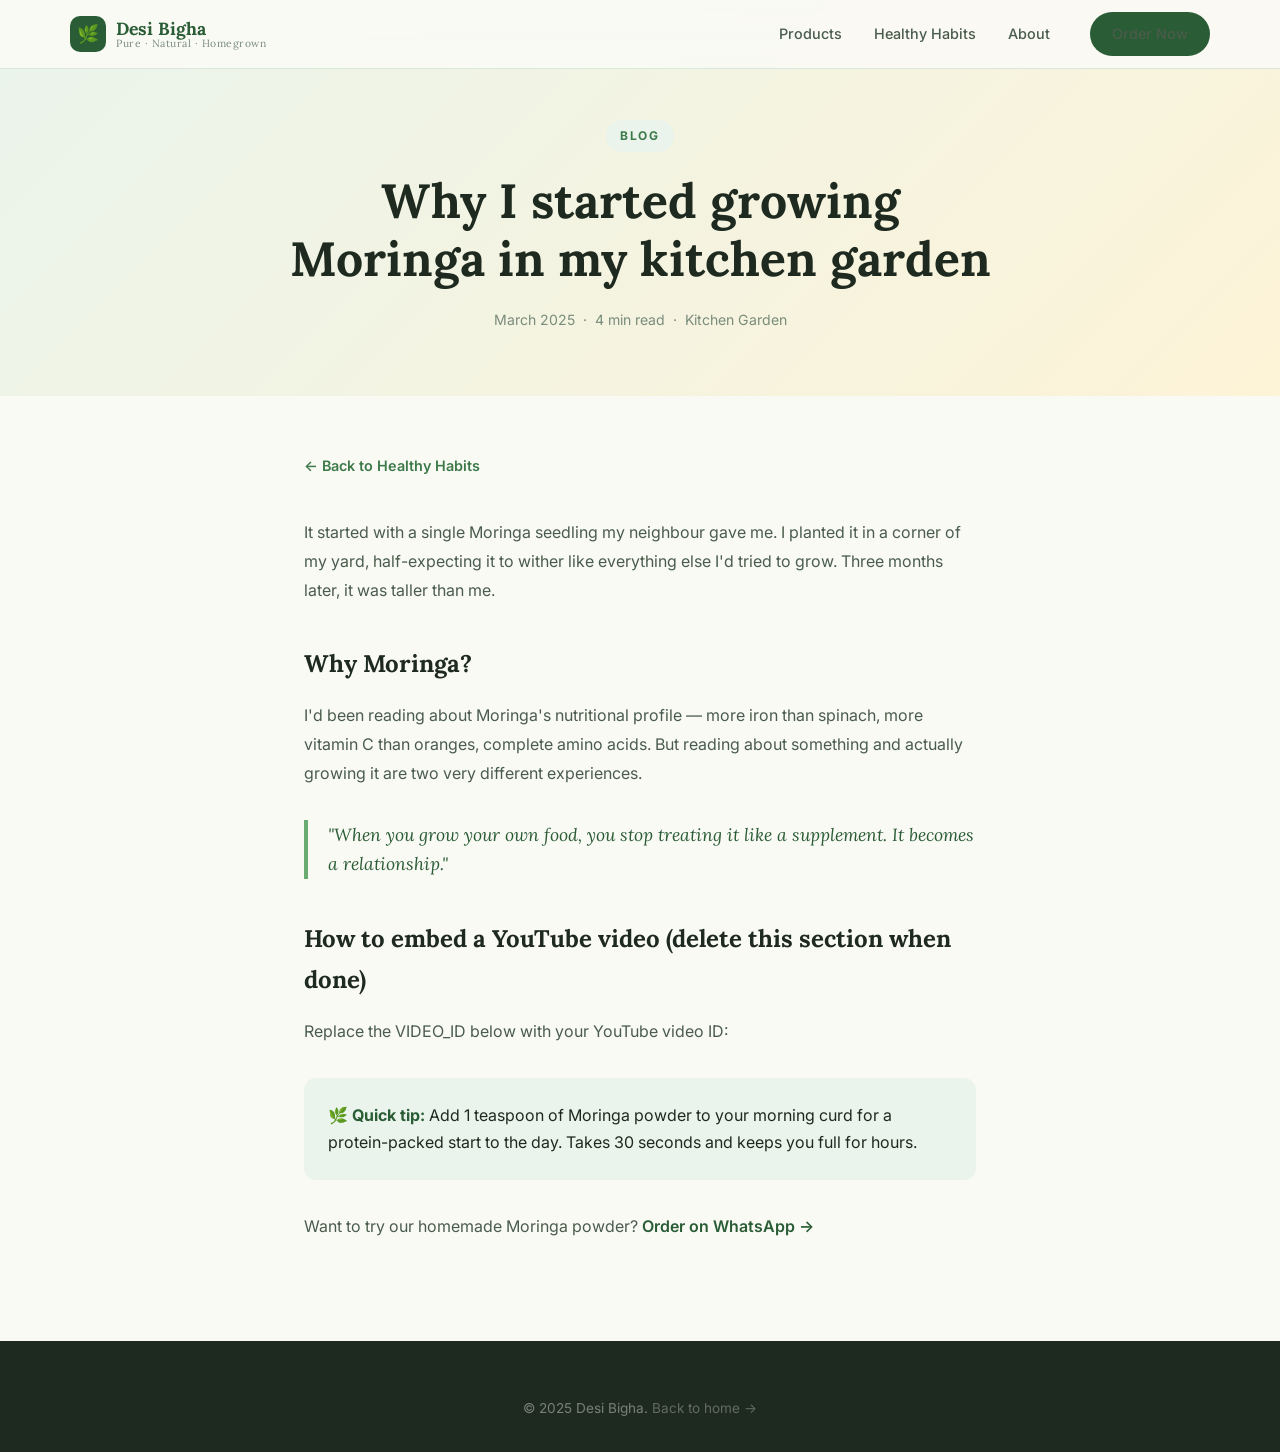
<file: blog/template.html>
<!DOCTYPE html>
<html lang="en">
<head>
  <meta charset="UTF-8" />
  <meta name="viewport" content="width=device-width, initial-scale=1.0" />
  <!-- CHANGE THESE for each blog post -->
  <meta name="description" content="Blog post description here" />
  <title>Blog Post Title — Desi Bigha</title>
  <link rel="stylesheet" href="../css/styles.css" />
  <link rel="preconnect" href="https://fonts.googleapis.com" />
  <link rel="preconnect" href="https://fonts.gstatic.com" crossorigin />
  <link href="https://fonts.googleapis.com/css2?family=Lora:ital,wght@0,400;0,600;1,400&family=Inter:wght@400;500;600;700&display=swap" rel="stylesheet" />
  <style>
    :root { --font-head: 'Lora', Georgia, serif; --font-body: 'Inter', 'Segoe UI', system-ui, sans-serif; }
    .blog-hero { padding: 120px 24px 64px; background: linear-gradient(135deg, #EAF4EC, #FDF3D7); text-align: center; }
    .blog-hero .section-label { margin-bottom: 20px; }
    .blog-title { font-family: var(--font-head); font-size: clamp(2rem, 5vw, 3rem); max-width: 720px; margin: 0 auto 20px; line-height: 1.2; }
    .blog-meta { font-size: 0.88rem; color: var(--text-light); }
    .blog-body { max-width: 720px; margin: 0 auto; padding: 56px 24px 80px; }
    .blog-body h2 { font-family: var(--font-head); font-size: 1.5rem; color: var(--text-dark); margin: 40px 0 16px; }
    .blog-body p { color: var(--text-mid); margin-bottom: 20px; font-size: 1rem; line-height: 1.8; }
    .blog-body ul { padding-left: 24px; margin-bottom: 20px; }
    .blog-body ul li { color: var(--text-mid); margin-bottom: 8px; line-height: 1.7; }
    .blog-body blockquote { border-left: 4px solid var(--green-light); padding-left: 20px; font-style: italic; font-family: var(--font-head); color: var(--green-dark); margin: 32px 0; font-size: 1.1rem; }
    .blog-body .tip-box { background: var(--green-pale); border-radius: var(--radius); padding: 24px; margin: 32px 0; }
    .blog-body .tip-box strong { color: var(--green-dark); }
    /* Embed YouTube video */
    .video-embed { position: relative; padding-bottom: 56.25%; height: 0; overflow: hidden; border-radius: var(--radius); margin: 32px 0; }
    .video-embed iframe { position: absolute; top: 0; left: 0; width: 100%; height: 100%; border: none; }
    .back-link { display: inline-flex; align-items: center; gap: 8px; color: var(--green-mid); font-weight: 600; margin-bottom: 40px; font-size: 0.9rem; }
    .back-link:hover { color: var(--green-dark); }
  </style>
</head>
<body>

  <!-- Navbar (reuse from index) -->
  <nav class="navbar">
    <div class="nav-inner">
      <a href="../index.html" class="nav-logo">
        <div class="nav-logo-icon">🌿</div>
        <div class="nav-logo-text">Desi Bigha <span>Pure · Natural · Homegrown</span></div>
      </a>
      <ul class="nav-links">
        <li><a href="../index.html#products">Products</a></li>
        <li><a href="../index.html#habits">Healthy Habits</a></li>
        <li><a href="../index.html#about">About</a></li>
        <li><a href="../index.html#products" class="btn btn-primary nav-cta" data-order="general">Order Now</a></li>
      </ul>
      <button class="nav-toggle" aria-label="Toggle menu"><span></span><span></span><span></span></button>
    </div>
  </nav>

  <!-- Blog Hero -->
  <div class="blog-hero">
    <!-- CHANGE: post type — "BLOG" or "VIDEO" -->
    <div class="section-label">BLOG</div>
    <!-- CHANGE: Post title -->
    <h1 class="blog-title">Why I started growing Moringa in my kitchen garden</h1>
    <p class="blog-meta">March 2025 &nbsp;·&nbsp; 4 min read &nbsp;·&nbsp; Kitchen Garden</p>
  </div>

  <!-- Blog Content -->
  <article class="blog-body">
    <a href="../index.html#habits" class="back-link">← Back to Healthy Habits</a>

    <!-- CHANGE: Write your blog content below -->
    <p>
      It started with a single Moringa seedling my neighbour gave me. I planted it in a corner of my yard, half-expecting it to wither like everything else I'd tried to grow. Three months later, it was taller than me.
    </p>

    <h2>Why Moringa?</h2>
    <p>
      I'd been reading about Moringa's nutritional profile — more iron than spinach, more vitamin C than oranges, complete amino acids. But reading about something and actually growing it are two very different experiences.
    </p>

    <blockquote>
      "When you grow your own food, you stop treating it like a supplement. It becomes a relationship."
    </blockquote>

    <h2>How to embed a YouTube video (delete this section when done)</h2>
    <p>Replace the VIDEO_ID below with your YouTube video ID:</p>
    <!-- TO ADD A VIDEO: replace VIDEO_ID_HERE with your YouTube video ID -->
    <!--
    <div class="video-embed">
      <iframe src="https://www.youtube.com/embed/VIDEO_ID_HERE" allowfullscreen></iframe>
    </div>
    -->

    <div class="tip-box">
      <strong>🌿 Quick tip:</strong> Add 1 teaspoon of Moringa powder to your morning curd for a protein-packed start to the day. Takes 30 seconds and keeps you full for hours.
    </div>

    <p>
      Want to try our homemade Moringa powder? <a href="../index.html#products" style="color: var(--green-dark); font-weight: 600;">Order on WhatsApp →</a>
    </p>
  </article>

  <!-- Footer (simplified) -->
  <footer class="footer">
    <div style="max-width:1140px; margin:0 auto; text-align:center; padding-top:0;">
      <p style="opacity:0.5; font-size:0.85rem;">© 2025 Desi Bigha. <a href="../index.html" style="color:rgba(255,255,255,0.6);">Back to home →</a></p>
    </div>
  </footer>

  <script src="../js/main.js"></script>
</body>
</html>
</file>
<file: styles.css>
:root {
  --bg: #f7f4ec;
  --bg-alt: #efe9dc;
  --ink: #2f3327;
  --ink-soft: #5c6152;
  --leaf: #4a5d3a;
  --leaf-dark: #384a2c;
  --earth: #a8895f;
  --card: #fffdf8;
  --line: #e0d9c8;
  --wa: #25d366;
  --wa-dark: #1da851;
  --radius: 16px;
  --shadow: 0 10px 30px rgba(56, 74, 44, 0.08);
  --maxw: 1080px;
}

* { box-sizing: border-box; }

html { scroll-behavior: smooth; }

body {
  margin: 0;
  font-family: "Segoe UI", system-ui, -apple-system, Helvetica, Arial, sans-serif;
  color: var(--ink);
  background: var(--bg);
  line-height: 1.65;
  -webkit-font-smoothing: antialiased;
}

h1, h2, h3 {
  font-family: Georgia, "Times New Roman", serif;
  color: var(--leaf-dark);
  line-height: 1.2;
  font-weight: 600;
}

a { color: var(--leaf); }

.wrap {
  max-width: var(--maxw);
  margin: 0 auto;
  padding: 0 22px;
}

/* ── Nav ── */
.nav {
  position: sticky;
  top: 0;
  z-index: 50;
  background: rgba(247, 244, 236, 0.92);
  backdrop-filter: blur(8px);
  border-bottom: 1px solid var(--line);
}
.nav .wrap {
  display: flex;
  align-items: center;
  justify-content: space-between;
  height: 66px;
}
.brand {
  font-family: Georgia, serif;
  font-size: 1.35rem;
  font-weight: 600;
  color: var(--leaf-dark);
  text-decoration: none;
  letter-spacing: 0.3px;
}
.brand span { color: var(--earth); }
.nav-links {
  display: flex;
  gap: 26px;
  align-items: center;
}
.nav-links a {
  text-decoration: none;
  color: var(--ink-soft);
  font-size: 0.95rem;
}
.nav-links a:hover { color: var(--leaf-dark); }
.nav-links .btn-wa { color: #fff; }

@media (max-width: 640px) {
  .nav-links a:not(.btn-wa) { display: none; }
}

/* ── Buttons ── */
.btn {
  display: inline-flex;
  align-items: center;
  gap: 9px;
  padding: 13px 22px;
  border-radius: 999px;
  font-size: 1rem;
  font-weight: 600;
  text-decoration: none;
  cursor: pointer;
  border: none;
  transition: transform 0.15s ease, background 0.2s ease;
}
.btn:hover { transform: translateY(-2px); }
.btn-wa { background: var(--wa); color: #fff; }
.btn-wa:hover { background: var(--wa-dark); }
.btn-outline {
  background: transparent;
  color: var(--leaf-dark);
  border: 1.5px solid var(--leaf);
}
.btn-outline:hover { background: var(--leaf); color: #fff; }
/* Outline button on dark hero: use white so it's visible */
.hero .btn-outline { color: #fff; border-color: rgba(255, 255, 255, 0.85); }
.hero .btn-outline:hover { background: #fff; color: var(--leaf-dark); border-color: #fff; }
.btn svg { width: 20px; height: 20px; }

/* ── Hero ── */
.hero {
  background:
    linear-gradient(rgba(40, 52, 30, 0.62), rgba(40, 52, 30, 0.68)),
    url("assets/hero.jpg") center/cover no-repeat;
  color: #fff;
  padding: 120px 0 128px;
  text-align: center;
}
.hero h1 {
  color: #fff;
  font-size: clamp(2.2rem, 5vw, 3.6rem);
  margin: 0 0 10px;
}
.hero .tag {
  font-size: 1.15rem;
  letter-spacing: 2px;
  text-transform: uppercase;
  opacity: 0.9;
  margin-bottom: 26px;
}
.hero p.lead {
  max-width: 640px;
  margin: 0 auto 34px;
  font-size: 1.2rem;
  opacity: 0.95;
}
.hero-cta { display: flex; gap: 14px; justify-content: center; flex-wrap: wrap; }

/* ── Sections ── */
.section { padding: 74px 0; }
.section.alt { background: var(--bg-alt); }
.section-head {
  text-align: center;
  max-width: 640px;
  margin: 0 auto 46px;
}
.section-head h2 { font-size: clamp(1.7rem, 3.5vw, 2.4rem); margin: 0 0 12px; }
.section-head p { color: var(--ink-soft); font-size: 1.1rem; margin: 0; }
.eyebrow {
  text-transform: uppercase;
  letter-spacing: 2px;
  font-size: 0.8rem;
  color: var(--earth);
  font-weight: 700;
  margin-bottom: 10px;
}

/* ── Pillars / product grid ── */
.grid {
  display: grid;
  gap: 26px;
  grid-template-columns: repeat(3, 1fr);
}
@media (max-width: 820px) { .grid { grid-template-columns: 1fr; } }

.card {
  background: var(--card);
  border: 1px solid var(--line);
  border-radius: var(--radius);
  padding: 30px 26px;
  box-shadow: var(--shadow);
}
.card .ico { font-size: 2rem; margin-bottom: 12px; }
.card h3 { margin: 0 0 10px; font-size: 1.3rem; }
.card p { margin: 0; color: var(--ink-soft); }

/* ── Contact ── */
.contact-layout {
  display: grid;
  grid-template-columns: 1.4fr 1fr;
  gap: 26px;
  max-width: 900px;
  margin: 0 auto;
  align-items: stretch;
}
@media (max-width: 720px) { .contact-layout { grid-template-columns: 1fr; } }

.contact-form {
  background: var(--card);
  border: 1px solid var(--line);
  border-radius: var(--radius);
  padding: 30px 28px;
  box-shadow: var(--shadow);
}
.contact-form .field { margin-bottom: 16px; }
.contact-form label {
  display: block;
  font-weight: 600;
  color: var(--leaf-dark);
  margin-bottom: 6px;
  font-size: 0.95rem;
}
.contact-form input,
.contact-form textarea {
  width: 100%;
  padding: 12px 14px;
  border: 1.5px solid var(--line);
  border-radius: 10px;
  background: #fff;
  font: inherit;
  color: var(--ink);
  resize: vertical;
}
.contact-form input:focus,
.contact-form textarea:focus {
  outline: none;
  border-color: var(--leaf);
  box-shadow: 0 0 0 3px rgba(74, 93, 58, 0.12);
}
.contact-form .cf-submit { width: 100%; justify-content: center; margin-top: 6px; }
.contact-form .cf-submit:disabled { opacity: 0.6; cursor: default; transform: none; }
.cf-status { margin: 14px 0 0; font-size: 0.95rem; min-height: 1.2em; }
.cf-status.error { color: #b23b3b; }
.cf-status.success { color: var(--leaf-dark); }

.contact-aside {
  background: var(--bg-alt);
  border: 1px solid var(--line);
  border-radius: var(--radius);
  padding: 30px 28px;
  box-shadow: var(--shadow);
  text-align: center;
  display: flex;
  flex-direction: column;
  justify-content: center;
}
.contact-aside .ico { font-size: 2rem; margin-bottom: 10px; }
.contact-aside h3 { margin: 0 0 8px; font-size: 1.3rem; }
.contact-aside p { margin: 0 0 20px; color: var(--ink-soft); }

/* ── Split "Our Story" section ── */
.split {
  display: grid;
  grid-template-columns: 1fr 1fr;
  gap: 50px;
  align-items: center;
}
@media (max-width: 860px) { .split { grid-template-columns: 1fr; gap: 30px; } }
.split-media {
  min-height: 420px;
  border-radius: var(--radius);
  background-size: cover;
  background-position: center;
  box-shadow: var(--shadow);
}
@media (max-width: 860px) { .split-media { min-height: 260px; } }
.split-copy .eyebrow { margin-bottom: 10px; }
.split-copy h2 { font-size: clamp(1.7rem, 3.5vw, 2.4rem); margin: 0 0 18px; }
.split-copy p { color: var(--ink-soft); font-size: 1.1rem; margin: 0 0 16px; }
.split-copy .signoff {
  font-family: Georgia, serif;
  font-style: italic;
  color: var(--leaf-dark);
  font-size: 1.2rem;
  border-left: 3px solid var(--earth);
  padding-left: 16px;
  margin: 22px 0 24px;
}

/* ── Process steps ── */
.steps {
  display: grid;
  grid-template-columns: repeat(3, 1fr);
  gap: 26px;
}
@media (max-width: 820px) { .steps { grid-template-columns: 1fr; } }
.step {
  background: var(--card);
  border: 1px solid var(--line);
  border-radius: var(--radius);
  overflow: hidden;
  box-shadow: var(--shadow);
  position: relative;
}
.step-img { height: 210px; background-size: cover; background-position: center; }
.step-no {
  position: absolute;
  top: 178px;
  left: 22px;
  background: var(--leaf-dark);
  color: #fff;
  font-family: Georgia, serif;
  font-weight: 600;
  padding: 6px 14px;
  border-radius: 999px;
  font-size: 0.9rem;
  box-shadow: var(--shadow);
}
.step h3 { margin: 26px 24px 8px; font-size: 1.25rem; }
.step p { margin: 0 24px 24px; color: var(--ink-soft); }

/* ── Product gallery ── */
.gallery {
  display: grid;
  grid-template-columns: repeat(3, 1fr);
  gap: 18px;
}
@media (max-width: 720px) { .gallery { grid-template-columns: 1fr 1fr; } }
.gallery-item {
  height: 240px;
  border-radius: var(--radius);
  background-size: cover;
  background-position: center;
  box-shadow: var(--shadow);
}

/* ── Grid 4 ── */
.grid.grid-4 { grid-template-columns: repeat(4, 1fr); }
@media (max-width: 900px) { .grid.grid-4 { grid-template-columns: repeat(2, 1fr); } }
@media (max-width: 520px) { .grid.grid-4 { grid-template-columns: 1fr; } }

/* ── Product cards (home grid) ── */
.product-grid {
  display: grid;
  gap: 26px;
  grid-template-columns: repeat(2, 1fr);
  max-width: 760px;
  margin: 0 auto;
}
@media (max-width: 640px) { .product-grid { grid-template-columns: 1fr; } }

.product-card {
  background: var(--card);
  border: 1px solid var(--line);
  border-radius: var(--radius);
  overflow: hidden;
  box-shadow: var(--shadow);
  text-decoration: none;
  color: inherit;
  display: flex;
  flex-direction: column;
  transition: transform 0.15s ease;
}
.product-card:hover { transform: translateY(-4px); }
.product-card .p-thumb,
.product-card .body { }
.p-thumb {
  height: 180px;
  background: linear-gradient(135deg, #6f8a4f, #a8895f);
  background-size: cover;
  background-position: center;
}
.product-card .body { padding: 22px 24px; }
.product-card h3 { margin: 0 0 6px; font-size: 1.4rem; }
.product-card p { margin: 0; color: var(--ink-soft); }
.product-card .price { margin-top: 10px; font-weight: 700; color: var(--leaf-dark); }
.product-card .more { margin-top: 14px; font-weight: 600; color: var(--leaf); }

/* ── Product detail page ── */
.product-hero {
  background: var(--bg-alt);
  padding: 54px 0;
  border-bottom: 1px solid var(--line);
}
.product-hero-grid {
  display: grid;
  grid-template-columns: 1fr 1fr;
  gap: 46px;
  align-items: center;
}
@media (max-width: 820px) { .product-hero-grid { grid-template-columns: 1fr; } }
.product-hero-img {
  height: 360px;
  border-radius: var(--radius);
  background: linear-gradient(135deg, #6f8a4f, #a8895f);
  background-size: cover;
  background-position: center;
  box-shadow: var(--shadow);
}
.product-hero-copy h1 { font-size: clamp(2rem, 4.5vw, 3rem); margin: 6px 0 8px; }
.product-hero-copy .tagline-line { color: var(--earth); font-weight: 600; margin: 0 0 16px; font-size: 1.1rem; }
.product-hero-copy .intro { color: var(--ink-soft); font-size: 1.12rem; margin: 0 0 22px; }
.product-hero-copy .price.big { font-size: 1.6rem; font-weight: 700; color: var(--leaf-dark); margin-bottom: 18px; }
.product-hero-copy .usage { margin-top: 18px; color: var(--ink-soft); font-size: 0.98rem; }

.handmade-wrap { max-width: 760px; margin: 0 auto; text-align: center; }
.handmade-wrap h2 { font-size: clamp(1.7rem, 3.5vw, 2.3rem); margin: 10px 0 22px; }
.handmade-body p { color: var(--ink-soft); font-size: 1.14rem; margin: 0 0 18px; }
.handmade-badges {
  display: flex;
  flex-wrap: wrap;
  gap: 12px;
  justify-content: center;
  margin-top: 30px;
}
.badge {
  background: var(--card);
  border: 1px solid var(--line);
  border-radius: 999px;
  padding: 10px 18px;
  font-weight: 600;
  color: var(--leaf-dark);
  box-shadow: var(--shadow);
}

/* ── Chips (legacy) ── */
.products {
  display: flex;
  flex-wrap: wrap;
  gap: 12px;
  justify-content: center;
  margin-bottom: 34px;
}
.chip {
  background: var(--card);
  border: 1px solid var(--line);
  border-radius: 999px;
  padding: 10px 20px;
  font-weight: 600;
  color: var(--leaf-dark);
}

/* ── Stories ── */
.stories-grid {
  display: grid;
  gap: 26px;
  grid-template-columns: repeat(2, 1fr);
}
@media (max-width: 720px) { .stories-grid { grid-template-columns: 1fr; } }

.story-card {
  background: var(--card);
  border: 1px solid var(--line);
  border-radius: var(--radius);
  overflow: hidden;
  box-shadow: var(--shadow);
  display: flex;
  flex-direction: column;
  transition: transform 0.15s ease;
  text-decoration: none;
  color: inherit;
}
.story-card:hover { transform: translateY(-4px); }
.story-card .thumb {
  height: 160px;
  background: linear-gradient(135deg, var(--leaf), var(--earth));
  background-size: cover;
  background-position: center;
}
.story-card .body { padding: 22px 24px; }
.story-card .date { font-size: 0.82rem; color: var(--earth); font-weight: 600; }
.story-card h3 { margin: 6px 0 8px; font-size: 1.25rem; }
.story-card p { margin: 0; color: var(--ink-soft); }
.story-card .more { margin-top: 14px; font-weight: 600; color: var(--leaf); }

/* ── CTA band ── */
.cta-band {
  background:
    linear-gradient(rgba(40, 52, 30, 0.86), rgba(40, 52, 30, 0.9)),
    url("assets/harvest.jpg") center/cover fixed no-repeat;
  color: #fff;
  text-align: center;
  padding: 84px 0;
}
.cta-band h2 { color: #fff; font-size: clamp(1.8rem, 4vw, 2.6rem); margin: 0 0 14px; }
.cta-band p { opacity: 0.9; font-size: 1.15rem; margin: 0 0 28px; }

/* ── Story article page ── */
.article { padding: 60px 0 80px; }
.article .meta { color: var(--earth); font-weight: 600; margin-bottom: 8px; }
.article h1 { font-size: clamp(2rem, 4.5vw, 3rem); margin: 0 0 14px; }
.article .author { color: var(--ink-soft); margin-bottom: 34px; font-style: italic; }
.article .content p { font-size: 1.15rem; margin: 0 0 22px; }
.article .hero-img {
  width: 100%;
  height: 320px;
  object-fit: cover;
  border-radius: var(--radius);
  margin-bottom: 34px;
}
.back-link { display: inline-block; margin-bottom: 26px; text-decoration: none; font-weight: 600; }

/* ── Footer ── */
.footer {
  background: var(--ink);
  color: #d7d3c6;
  padding: 46px 0;
  text-align: center;
}
.footer .brand { color: #fff; display: inline-block; margin-bottom: 10px; }
.footer p { margin: 6px 0; font-size: 0.92rem; }
.footer a { color: #cdbfa5; }

/* ── Floating WhatsApp ── */
.fab {
  position: fixed;
  right: 20px;
  bottom: 20px;
  width: 58px;
  height: 58px;
  border-radius: 50%;
  background: var(--wa);
  display: flex;
  align-items: center;
  justify-content: center;
  box-shadow: 0 8px 20px rgba(0, 0, 0, 0.25);
  z-index: 60;
  transition: transform 0.15s ease;
}
.fab:hover { transform: scale(1.08); }
.fab svg { width: 30px; height: 30px; fill: #fff; }

/* ── Testimonials Specific Styling ── */
.testimonial-card {
  display: flex;
  flex-direction: column;
  justify-content: space-between;
}
.testimonial-card .stars {
  color: #ffb800;
  font-size: 1.15rem;
  margin-bottom: 12px;
}
.testimonial-card .testimonial-text {
  font-style: italic;
  font-size: 0.98rem;
  color: var(--ink-soft);
  margin-bottom: 20px;
  line-height: 1.6;
}
.testimonial-card .testimonial-author {
  display: flex;
  flex-direction: column;
  border-top: 1px solid var(--line);
  padding-top: 12px;
}
.testimonial-card .testimonial-author strong {
  color: var(--leaf-dark);
  font-size: 0.95rem;
}
.testimonial-card .testimonial-author span {
  font-size: 0.8rem;
  color: var(--earth);
  font-weight: 600;
}

/* ── FAQ Accordion Specific Styling ── */
.faq-accordion {
  max-width: 760px;
  margin: 0 auto;
}
.faq-item {
  background: var(--card);
  border: 1px solid var(--line);
  border-radius: 12px;
  margin-bottom: 14px;
  box-shadow: var(--shadow);
  overflow: hidden;
  transition: border-color 0.2s ease, box-shadow 0.2s ease;
}
.faq-item.active {
  border-color: var(--leaf);
}
.faq-trigger {
  width: 100%;
  display: flex;
  justify-content: space-between;
  align-items: center;
  background: transparent;
  border: none;
  padding: 20px 24px;
  text-align: left;
  font-family: Georgia, serif;
  font-size: 1.1rem;
  font-weight: 600;
  color: var(--leaf-dark);
  cursor: pointer;
  outline: none;
  transition: color 0.2s ease;
}
.faq-trigger:hover {
  color: var(--leaf);
}
.faq-trigger .faq-icon {
  font-family: "Segoe UI", system-ui, sans-serif;
  font-size: 1.4rem;
  color: var(--earth);
  line-height: 1;
  margin-left: 16px;
  transition: transform 0.2s ease;
}
.faq-content {
  max-height: 0;
  overflow: hidden;
  transition: max-height 0.3s ease-out;
}
.faq-content p {
  padding: 0 24px 22px;
  margin: 0;
  color: var(--ink-soft);
  font-size: 0.98rem;
  line-height: 1.65;
}

.empty {
  text-align: center;
  color: var(--ink-soft);
  padding: 40px;
}
</file>
<file: css/styles.css>
/* =============================================
   THE GREEN HABIT FARM — Main Stylesheet
   ============================================= */

/* === CSS Variables === */
:root {
  --green-dark: #2A5C35;
  --green-mid: #3D7A4A;
  --green-light: #6AAB72;
  --green-pale: #EAF4EC;
  --amber: #D4A017;
  --amber-light: #FDF3D7;
  --earth: #8B5E3C;
  --cream: #FAFAF5;
  --white: #FFFFFF;
  --text-dark: #1E2A1F;
  --text-mid: #4A5C4B;
  --text-light: #7A8C7B;
  --border: #D8E8DA;
  --shadow: 0 4px 20px rgba(42, 92, 53, 0.10);
  --shadow-hover: 0 8px 32px rgba(42, 92, 53, 0.18);
  --radius: 12px;
  --radius-lg: 20px;
  --font-head: 'Georgia', 'Times New Roman', serif;
  --font-body: 'Segoe UI', system-ui, -apple-system, sans-serif;
}

/* === Reset === */
*, *::before, *::after { box-sizing: border-box; margin: 0; padding: 0; }
html { scroll-behavior: smooth; font-size: 16px; }
body {
  font-family: var(--font-body);
  background: var(--cream);
  color: var(--text-dark);
  line-height: 1.7;
}
img { max-width: 100%; display: block; }
a { text-decoration: none; color: inherit; }
ul { list-style: none; }

/* === Utility === */
.container { max-width: 1140px; margin: 0 auto; padding: 0 24px; }
.section { padding: 88px 0; }
.section-label {
  display: inline-block;
  font-size: 0.75rem;
  font-weight: 700;
  letter-spacing: 0.15em;
  text-transform: uppercase;
  color: var(--green-mid);
  background: var(--green-pale);
  padding: 6px 14px;
  border-radius: 20px;
  margin-bottom: 16px;
}
.section-title {
  font-family: var(--font-head);
  font-size: clamp(2rem, 4vw, 2.8rem);
  color: var(--text-dark);
  line-height: 1.2;
  margin-bottom: 16px;
}
.section-sub {
  font-size: 1.05rem;
  color: var(--text-mid);
  max-width: 560px;
  margin-bottom: 48px;
}
.btn {
  display: inline-flex;
  align-items: center;
  gap: 8px;
  padding: 14px 28px;
  border-radius: 50px;
  font-weight: 600;
  font-size: 0.95rem;
  cursor: pointer;
  border: none;
  transition: all 0.25s ease;
}
.btn-primary {
  background: var(--green-dark);
  color: var(--white);
}
.btn-primary:hover { background: var(--green-mid); transform: translateY(-2px); box-shadow: var(--shadow-hover); }
.btn-outline {
  background: var(--white);
  color: var(--green-dark);
  border: 2px solid var(--green-dark);
}
.btn-outline:hover { background: var(--green-dark); color: var(--white); }
.btn-outline-white {
  background: transparent;
  color: var(--white);
  border: 2px solid rgba(255,255,255,0.7);
}
.btn-outline-white:hover { background: var(--white); color: var(--green-dark); }
.btn-whatsapp {
  background: #25D366;
  color: var(--white);
}
.btn-whatsapp:hover { background: #1ebe5d; transform: translateY(-2px); box-shadow: 0 8px 24px rgba(37,211,102,0.3); }
.tag {
  display: inline-block;
  font-size: 0.75rem;
  font-weight: 600;
  padding: 4px 12px;
  border-radius: 20px;
  background: var(--green-pale);
  color: var(--green-dark);
}

/* =============================================
   NAVIGATION
   ============================================= */
.navbar {
  position: fixed;
  top: 0; left: 0; right: 0;
  z-index: 100;
  padding: 0 24px;
  background: rgba(250, 250, 245, 0.92);
  backdrop-filter: blur(12px);
  border-bottom: 1px solid var(--border);
  transition: box-shadow 0.3s;
}
.navbar.scrolled { box-shadow: var(--shadow); }
.nav-inner {
  max-width: 1140px;
  margin: 0 auto;
  display: flex;
  align-items: center;
  justify-content: space-between;
  height: 68px;
}
.nav-logo {
  display: flex;
  align-items: center;
  gap: 10px;
}
.nav-logo-icon {
  width: 36px; height: 36px;
  background: var(--green-dark);
  border-radius: 10px;
  display: flex; align-items: center; justify-content: center;
  font-size: 1.1rem;
}
.nav-logo-text {
  font-family: var(--font-head);
  font-size: 1.1rem;
  font-weight: bold;
  color: var(--green-dark);
  line-height: 1.1;
}
.nav-logo-text span { display: block; font-size: 0.65rem; font-weight: 400; color: var(--text-light); letter-spacing: 0.05em; }
.nav-links {
  display: flex;
  align-items: center;
  gap: 32px;
}
.nav-links a {
  font-size: 0.9rem;
  font-weight: 500;
  color: var(--text-mid);
  transition: color 0.2s;
}
.nav-links a:hover { color: var(--green-dark); }
.nav-cta { margin-left: 8px; padding: 10px 22px; font-size: 0.88rem; }
.nav-toggle { display: none; flex-direction: column; gap: 5px; cursor: pointer; }
.nav-toggle span { display: block; width: 24px; height: 2px; background: var(--text-dark); border-radius: 2px; transition: all 0.3s; }

/* =============================================
   HERO
   ============================================= */
.hero {
  padding-top: 68px;
  min-height: 100vh;
  display: flex;
  align-items: center;
  background: linear-gradient(135deg, #F2F9F3 0%, #EAF4EC 40%, #FDF8EE 100%);
  position: relative;
  overflow: hidden;
}
.hero::before {
  content: '';
  position: absolute;
  top: -10%; right: -5%;
  width: 520px; height: 520px;
  background: radial-gradient(circle, rgba(106, 171, 114, 0.15) 0%, transparent 70%);
  border-radius: 50%;
}
.hero::after {
  content: '';
  position: absolute;
  bottom: 5%; left: -5%;
  width: 380px; height: 380px;
  background: radial-gradient(circle, rgba(212, 160, 23, 0.08) 0%, transparent 70%);
  border-radius: 50%;
}
.hero-inner {
  max-width: 1140px;
  margin: 0 auto;
  padding: 80px 24px;
  display: grid;
  grid-template-columns: 1fr 1fr;
  gap: 64px;
  align-items: center;
  position: relative;
  z-index: 1;
}
.hero-badge {
  display: inline-flex;
  align-items: center;
  gap: 8px;
  background: var(--white);
  border: 1px solid var(--border);
  border-radius: 50px;
  padding: 8px 16px;
  font-size: 0.82rem;
  font-weight: 600;
  color: var(--green-mid);
  margin-bottom: 24px;
  box-shadow: var(--shadow);
}
.hero-badge-dot { width: 8px; height: 8px; background: #4CAF50; border-radius: 50%; animation: pulse 2s infinite; }
@keyframes pulse { 0%,100% { opacity: 1; } 50% { opacity: 0.4; } }
.hero-title {
  font-family: var(--font-head);
  font-size: clamp(2.5rem, 5vw, 3.8rem);
  line-height: 1.15;
  color: var(--text-dark);
  margin-bottom: 20px;
}
.hero-title em { color: var(--green-dark); font-style: normal; }
.hero-desc {
  font-size: 1.1rem;
  color: var(--text-mid);
  margin-bottom: 36px;
  max-width: 480px;
}
.hero-actions { display: flex; gap: 16px; flex-wrap: wrap; margin-bottom: 48px; }
.hero-stats { display: flex; gap: 32px; }
.stat-item { text-align: center; }
.stat-num {
  font-family: var(--font-head);
  font-size: 1.8rem;
  font-weight: bold;
  color: var(--green-dark);
}
.stat-label { font-size: 0.78rem; color: var(--text-light); font-weight: 500; }
.hero-visual {
  display: flex;
  flex-direction: column;
  gap: 16px;
}
.hero-card-main {
  background: var(--white);
  border-radius: var(--radius-lg);
  padding: 32px;
  box-shadow: var(--shadow-hover);
  border: 1px solid var(--border);
}
.hero-card-main .product-icon { font-size: 3.5rem; margin-bottom: 16px; }
.hero-card-main h3 { font-family: var(--font-head); font-size: 1.3rem; color: var(--text-dark); margin-bottom: 8px; }
.hero-card-main p { font-size: 0.9rem; color: var(--text-mid); }
.hero-cards-row { display: grid; grid-template-columns: 1fr 1fr; gap: 16px; }
.hero-card-sm {
  background: var(--white);
  border-radius: var(--radius);
  padding: 20px;
  box-shadow: var(--shadow);
  border: 1px solid var(--border);
  text-align: center;
}
.hero-card-sm .icon { font-size: 2rem; margin-bottom: 8px; }
.hero-card-sm p { font-size: 0.82rem; font-weight: 600; color: var(--text-mid); }

/* =============================================
   PRODUCTS
   ============================================= */
.products { background: var(--white); }
.products-header { text-align: center; }
.products-header .section-sub { margin: 0 auto 48px; }
.products-grid {
  display: grid;
  grid-template-columns: 1fr 1fr;
  gap: 32px;
}
.product-card {
  border: 1px solid var(--border);
  border-radius: var(--radius-lg);
  overflow: hidden;
  transition: transform 0.3s, box-shadow 0.3s;
  background: var(--cream);
}
.product-card:hover { transform: translateY(-6px); box-shadow: var(--shadow-hover); }
.product-image {
  padding: 40px 40px 24px;
  display: flex;
  align-items: center;
  justify-content: center;
  min-height: 200px;
  position: relative;
}
.product-image.moringa { background: linear-gradient(135deg, #EAF4EC, #C8E6C9); }
.product-image.amla { background: linear-gradient(135deg, #FDF3D7, #FFE082); }
.product-emoji { display: flex; align-items: center; justify-content: center; }
.product-svg {
  width: 140px;
  height: 160px;
  filter: drop-shadow(0 8px 16px rgba(0,0,0,0.12));
  transition: transform 0.4s ease;
}
.product-card:hover .product-svg { transform: translateY(-6px) scale(1.04); }
.product-icon svg {
  filter: drop-shadow(0 2px 6px rgba(0,0,0,0.1));
}
.product-badge-float {
  position: absolute;
  top: 20px; right: 20px;
  background: var(--green-dark);
  color: var(--white);
  font-size: 0.72rem;
  font-weight: 700;
  padding: 6px 12px;
  border-radius: 20px;
  letter-spacing: 0.05em;
}
.product-body { padding: 28px 32px 32px; }
.product-body h3 { font-family: var(--font-head); font-size: 1.5rem; margin-bottom: 8px; }
.product-body .desc { color: var(--text-mid); font-size: 0.95rem; margin-bottom: 20px; }
.product-benefits { display: flex; flex-wrap: wrap; gap: 8px; margin-bottom: 24px; }
.product-actions { display: flex; gap: 12px; align-items: center; flex-wrap: wrap; }

/* =============================================
   HEALTHY HABITS
   ============================================= */
.habits { background: var(--green-pale); }
.habits-header { margin-bottom: 48px; }
.habits-grid {
  display: grid;
  grid-template-columns: repeat(3, 1fr);
  gap: 24px;
  margin-bottom: 64px;
}
.habit-card {
  background: var(--white);
  border-radius: var(--radius-lg);
  padding: 32px 28px;
  border: 1px solid var(--border);
  transition: transform 0.3s, box-shadow 0.3s;
}
.habit-card:hover { transform: translateY(-4px); box-shadow: var(--shadow-hover); }
.habit-icon { font-size: 2.5rem; margin-bottom: 16px; }
.habit-card h3 { font-family: var(--font-head); font-size: 1.2rem; color: var(--text-dark); margin-bottom: 10px; }
.habit-card p { font-size: 0.92rem; color: var(--text-mid); }

/* Updates Feed */
.updates-head {
  display: flex;
  align-items: center;
  justify-content: space-between;
  margin-bottom: 28px;
}
.updates-head h3 { font-family: var(--font-head); font-size: 1.5rem; }
.updates-grid { display: grid; grid-template-columns: repeat(3, 1fr); gap: 24px; }
.update-card {
  background: var(--white);
  border-radius: var(--radius);
  overflow: hidden;
  border: 1px solid var(--border);
  transition: transform 0.3s, box-shadow 0.3s;
  cursor: pointer;
}
.update-card:hover { transform: translateY(-4px); box-shadow: var(--shadow-hover); }
.update-thumb {
  height: 160px;
  display: flex;
  align-items: center;
  justify-content: center;
  font-size: 3rem;
  position: relative;
  background: var(--green-pale);
}
.update-type-badge {
  position: absolute;
  top: 12px; left: 12px;
  font-size: 0.7rem;
  font-weight: 700;
  letter-spacing: 0.08em;
  padding: 4px 10px;
  border-radius: 20px;
}
.type-video { background: #FF3B30; color: white; }
.type-blog { background: var(--amber); color: white; }
.play-overlay {
  position: absolute;
  width: 44px; height: 44px;
  background: rgba(0,0,0,0.55);
  border-radius: 50%;
  display: flex; align-items: center; justify-content: center;
  font-size: 1.1rem;
  color: white;
  bottom: 12px; right: 12px;
}
.update-body { padding: 16px 18px 20px; }
.update-body h4 { font-size: 0.95rem; font-weight: 600; color: var(--text-dark); margin-bottom: 6px; line-height: 1.4; }
.update-meta { font-size: 0.78rem; color: var(--text-light); display: flex; gap: 12px; }

/* =============================================
   HOW IT'S MADE
   ============================================= */
.process { background: var(--white); }
.process-inner {
  display: grid;
  grid-template-columns: 1fr 1fr;
  gap: 80px;
  align-items: center;
}
.process-steps { display: flex; flex-direction: column; gap: 0; }
.process-step { display: flex; gap: 20px; padding: 24px 0; border-bottom: 1px solid var(--border); }
.process-step:last-child { border-bottom: none; }
.step-num {
  width: 40px; height: 40px; min-width: 40px;
  background: var(--green-dark);
  color: var(--white);
  border-radius: 50%;
  display: flex; align-items: center; justify-content: center;
  font-weight: 700; font-size: 0.9rem;
}
.step-content h4 { font-weight: 600; margin-bottom: 4px; color: var(--text-dark); }
.step-content p { font-size: 0.9rem; color: var(--text-mid); }
.process-visual {
  background: linear-gradient(135deg, var(--green-pale), #D4EDDA);
  border-radius: var(--radius-lg);
  padding: 48px;
  text-align: center;
}
.process-visual .big-icon { font-size: 6rem; margin-bottom: 20px; }
.process-visual h3 { font-family: var(--font-head); font-size: 1.4rem; margin-bottom: 12px; color: var(--green-dark); }
.process-visual p { color: var(--text-mid); font-size: 0.95rem; }

/* =============================================
   ABOUT
   ============================================= */
.about { background: var(--cream); }
.about-inner {
  display: grid;
  grid-template-columns: 1fr 1fr;
  gap: 80px;
  align-items: center;
}
.about-visual {
  background: linear-gradient(135deg, #EAF4EC, #FDF3D7);
  border-radius: var(--radius-lg);
  padding: 48px;
  text-align: center;
  border: 1px solid var(--border);
}
.about-avatar { font-size: 5rem; margin-bottom: 16px; }
.about-visual h3 { font-family: var(--font-head); font-size: 1.3rem; margin-bottom: 4px; }
.about-visual p { font-size: 0.88rem; color: var(--text-light); }
.about-values { display: flex; flex-direction: column; gap: 16px; margin-top: 28px; }
.value-item { display: flex; align-items: center; gap: 12px; font-size: 0.9rem; font-weight: 500; color: var(--text-mid); }
.value-item .v-icon { font-size: 1.3rem; }
.about-text blockquote {
  font-family: var(--font-head);
  font-size: 1.2rem;
  color: var(--green-dark);
  border-left: 4px solid var(--green-light);
  padding-left: 20px;
  margin: 24px 0;
  line-height: 1.6;
  font-style: italic;
}
.about-text p { color: var(--text-mid); margin-bottom: 16px; font-size: 0.97rem; }

/* =============================================
   FAMILY FARMER
   ============================================= */
.family-farmer { background: var(--cream); }
.ff-inner {
  display: grid;
  grid-template-columns: 1fr 1fr;
  gap: 80px;
  align-items: start;
}
.ff-points { display: flex; flex-direction: column; gap: 28px; }
.ff-point { display: flex; gap: 18px; align-items: flex-start; }
.ff-point-icon {
  font-size: 1.8rem;
  min-width: 48px;
  height: 48px;
  background: var(--green-pale);
  border-radius: 12px;
  display: flex; align-items: center; justify-content: center;
}
.ff-point h4 { font-size: 1rem; font-weight: 600; color: var(--text-dark); margin-bottom: 4px; }
.ff-point p { font-size: 0.9rem; color: var(--text-mid); }
.ff-card-big {
  background: var(--green-dark);
  color: var(--white);
  border-radius: var(--radius-lg);
  padding: 40px;
  margin-bottom: 20px;
  position: relative;
}
.ff-quote {
  font-family: var(--font-head);
  font-size: 5rem;
  line-height: 0.5;
  color: rgba(255,255,255,0.2);
  margin-bottom: 16px;
}
.ff-quote-text {
  font-family: var(--font-head);
  font-size: 1.15rem;
  line-height: 1.7;
  font-style: italic;
  color: rgba(255,255,255,0.92);
  margin-bottom: 20px;
}
.ff-quote-author { font-size: 0.85rem; opacity: 0.6; font-weight: 600; letter-spacing: 0.05em; }
.ff-stats-row { display: grid; grid-template-columns: repeat(3, 1fr); gap: 12px; }
.ff-stat {
  background: var(--white);
  border: 1px solid var(--border);
  border-radius: var(--radius);
  padding: 16px;
  text-align: center;
}
.ff-stat-icon { font-size: 1.6rem; margin-bottom: 6px; }
.ff-stat-label { font-size: 0.78rem; font-weight: 600; color: var(--text-mid); line-height: 1.3; }

/* =============================================
   RURAL RETREAT
   ============================================= */
.retreat { background: linear-gradient(180deg, #FDF8EE 0%, #EAF4EC 100%); }
.retreat-header { margin-bottom: 48px; }
.retreat-grid {
  display: grid;
  grid-template-columns: repeat(3, 1fr);
  gap: 24px;
}
.retreat-card {
  background: var(--white);
  border-radius: var(--radius-lg);
  padding: 32px 28px;
  border: 1px solid var(--border);
  transition: transform 0.3s, box-shadow 0.3s;
}
.retreat-card:hover { transform: translateY(-4px); box-shadow: var(--shadow-hover); }
.retreat-card-featured {
  background: linear-gradient(135deg, var(--green-dark), var(--green-mid));
  color: var(--white);
  border-color: transparent;
}
.retreat-card-featured h3 { color: var(--white); }
.retreat-card-featured p { color: rgba(255,255,255,0.85); }
.retreat-card-cta {
  background: var(--amber-light);
  border-color: #F0D070;
}
.retreat-icon { font-size: 2.2rem; margin-bottom: 14px; }
.retreat-card h3 { font-family: var(--font-head); font-size: 1.1rem; color: var(--text-dark); margin-bottom: 10px; }
.retreat-card p { font-size: 0.92rem; color: var(--text-mid); }

/* =============================================
   ORDER CTA
   ============================================= */
.order-cta {
  background: linear-gradient(135deg, var(--green-dark), var(--green-mid));
  color: var(--white);
  text-align: center;
  padding: 80px 24px;
}
.order-cta h2 { font-family: var(--font-head); font-size: clamp(1.8rem, 4vw, 2.8rem); margin-bottom: 16px; }
.order-cta p { font-size: 1.05rem; opacity: 0.85; max-width: 520px; margin: 0 auto 36px; }
.order-cta .btn-whatsapp { padding: 16px 36px; font-size: 1rem; }

/* =============================================
   FOOTER
   ============================================= */
.footer {
  background: var(--text-dark);
  color: rgba(255,255,255,0.8);
  padding: 56px 24px 32px;
}
.footer-inner {
  max-width: 1140px;
  margin: 0 auto;
  display: grid;
  grid-template-columns: 2fr 1fr 1fr 1fr;
  gap: 48px;
  margin-bottom: 40px;
}
.footer-brand .nav-logo-text { color: var(--white); font-size: 1.2rem; }
.footer-brand .nav-logo-text span { color: rgba(255,255,255,0.5); }
.footer-brand p { font-size: 0.88rem; margin-top: 16px; line-height: 1.7; opacity: 0.7; }
.footer-col h4 { font-size: 0.85rem; font-weight: 700; letter-spacing: 0.1em; text-transform: uppercase; color: var(--white); margin-bottom: 16px; }
.footer-col ul { display: flex; flex-direction: column; gap: 10px; }
.footer-col ul a { font-size: 0.88rem; opacity: 0.7; transition: opacity 0.2s; }
.footer-col ul a:hover { opacity: 1; }
.footer-bottom {
  max-width: 1140px;
  margin: 0 auto;
  padding-top: 24px;
  border-top: 1px solid rgba(255,255,255,0.1);
  display: flex;
  align-items: center;
  justify-content: space-between;
  font-size: 0.82rem;
  opacity: 0.5;
}

/* =============================================
   RESPONSIVE
   ============================================= */
@media (max-width: 900px) {
  .hero-inner { grid-template-columns: 1fr; gap: 40px; }
  .hero-visual { order: -1; }
  .products-grid { grid-template-columns: 1fr; }
  .habits-grid { grid-template-columns: 1fr 1fr; }
  .updates-grid { grid-template-columns: 1fr 1fr; }
  .process-inner { grid-template-columns: 1fr; }
  .about-inner { grid-template-columns: 1fr; }
  .ff-inner { grid-template-columns: 1fr; }
  .retreat-grid { grid-template-columns: 1fr 1fr; }
  .footer-inner { grid-template-columns: 1fr 1fr; }
  .footer-inner > *:first-child { grid-column: 1 / -1; }
}
@media (max-width: 640px) {
  .section { padding: 64px 0; }
  .nav-links { display: none; }
  .nav-links.open { display: flex; flex-direction: column; position: fixed; top: 68px; left: 0; right: 0; background: var(--cream); padding: 24px; border-bottom: 1px solid var(--border); box-shadow: var(--shadow); gap: 20px; }
  .nav-toggle { display: flex; }
  .habits-grid { grid-template-columns: 1fr; }
  .updates-grid { grid-template-columns: 1fr; }
  .retreat-grid { grid-template-columns: 1fr; }
  .ff-stats-row { grid-template-columns: repeat(3, 1fr); }
  .hero-stats { gap: 20px; }
  .hero-cards-row { grid-template-columns: 1fr 1fr; }
  .footer-inner { grid-template-columns: 1fr; gap: 32px; }
  .footer-bottom { flex-direction: column; gap: 8px; text-align: center; }
}
</file>
